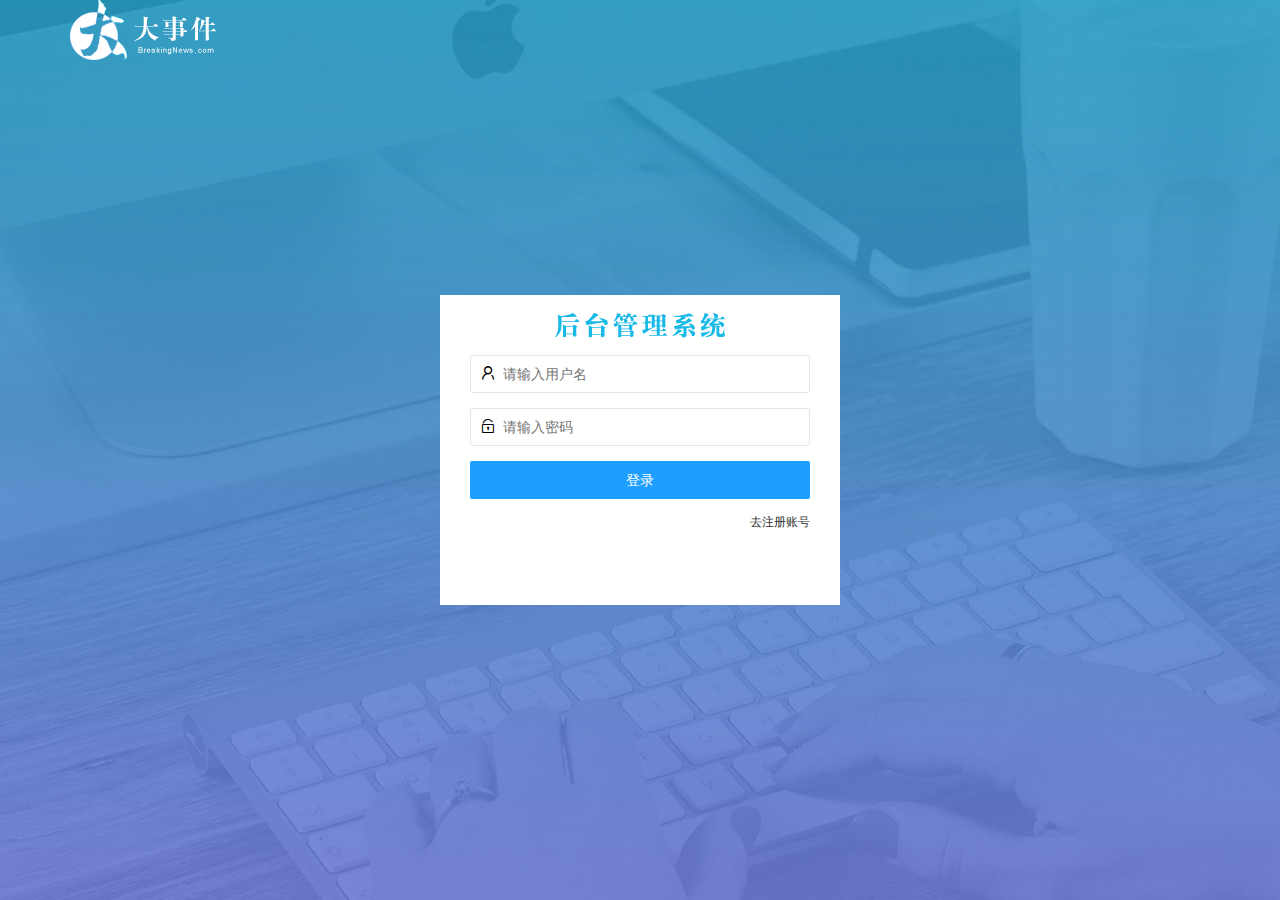
<file: login.html>
<!DOCTYPE html>
<html lang="en">

<head>
    <meta charset="UTF-8" />
    <meta name="viewport" content="width=device-width, initial-scale=1.0" />
    <title>大事件-登录/注册</title>
    <!-- 导入 LayUI 的样式 -->
    <link rel="stylesheet" href="./assets/lib/layui/css/layui.css">
    <!-- 导入自己的样式表 -->
    <link rel="stylesheet" href="./assets/css/login.css">
</head>

<body>
    <!-- 头部的 Logo 区域 -->
    <div class="layui-main">
        <img src="./assets/images/logo.png" alt="" />
    </div>

    <!-- 登录注册区域 -->
    <div class="loginAndRegBox">
        <div class="title-box"></div>
        <!-- 登录注册区域 -->
        <div class="loginAndRegBox">
            <div class="title-box"></div>
            <!-- 登录的div -->
            <div class="login-box">
                <!-- 登录的表单 -->
                <form class="layui-form" action="" id="form_login">
                    <!-- 用户名 -->
                    <div class="layui-form-item">
                        <i class="layui-icon layui-icon-username"></i>
                        <input type="text" name="username" required lay-verify="required" placeholder="请输入用户名"
                            autocomplete="off" class="layui-input" />
                    </div>
                    <!-- 密码 -->
                    <div class="layui-form-item">
                        <i class="layui-icon layui-icon-password"></i>
                        <input type="password" name="password" required lay-verify="required|pwd" placeholder="请输入密码"
                            autocomplete="off" class="layui-input" />
                    </div>
                    <!-- 登录按钮 -->
                    <div class="layui-form-item">
                        <!-- 注意：表单提交按钮和普通按钮的区别，就是 lay-submit 属性 -->
                        <button class="layui-btn layui-btn-fluid layui-btn-normal" lay-submit>登录</button>
                    </div>
                    <div class="layui-form-item links">
                        <a href="javascript:;" id="link_reg">去注册账号</a>
                    </div>
                </form>
            </div>
            <!-- 注册的div -->
            <!-- 注册的div -->
            <div class="reg-box">
                <!-- 注册的表单 -->
                <form class="layui-form" action="" id="form_reg">
                    <!-- 用户名 -->
                    <div class="layui-form-item">
                        <i class="layui-icon layui-icon-username"></i>
                        <input type="text" name="username" required lay-verify="required" placeholder="请输入用户名"
                            autocomplete="off" class="layui-input" />
                    </div>
                    <!-- 密码 -->
                    <div class="layui-form-item">
                        <i class="layui-icon layui-icon-password"></i>
                        <input type="password" name="password" required lay-verify="required|pwd" placeholder="请输入密码"
                            autocomplete="off" class="layui-input" />
                    </div>
                    <!-- 密码确认框 -->
                    <div class="layui-form-item">
                        <i class="layui-icon layui-icon-password"></i>
                        <input type="password" name="repassword" required lay-verify="required|pwd|repwd"
                            placeholder="再次确认密码" autocomplete="off" class="layui-input" />
                    </div>
                    <!-- 注册按钮 -->
                    <div class="layui-form-item">
                        <!-- 注意：表单提交按钮和普通按钮的区别，就是 lay-submit 属性 -->
                        <button class="layui-btn layui-btn-fluid layui-btn-normal" lay-submit>注册</button>
                    </div>
                    <div class="layui-form-item links">
                        <a href="√javascript:;" id="link_login">去登录</a>
                    </div>
                </form>
            </div>
        </div>
    </div>

    <script src="./assets/lib/layui/layui.all.js"></script>
    <script src="./assets/lib/jquery.js"></script>
    <script src="./assets/js/ajaxAPI.js"></script>
    <script src="./assets/js/login.js"></script>

</body>

</html>
</file>
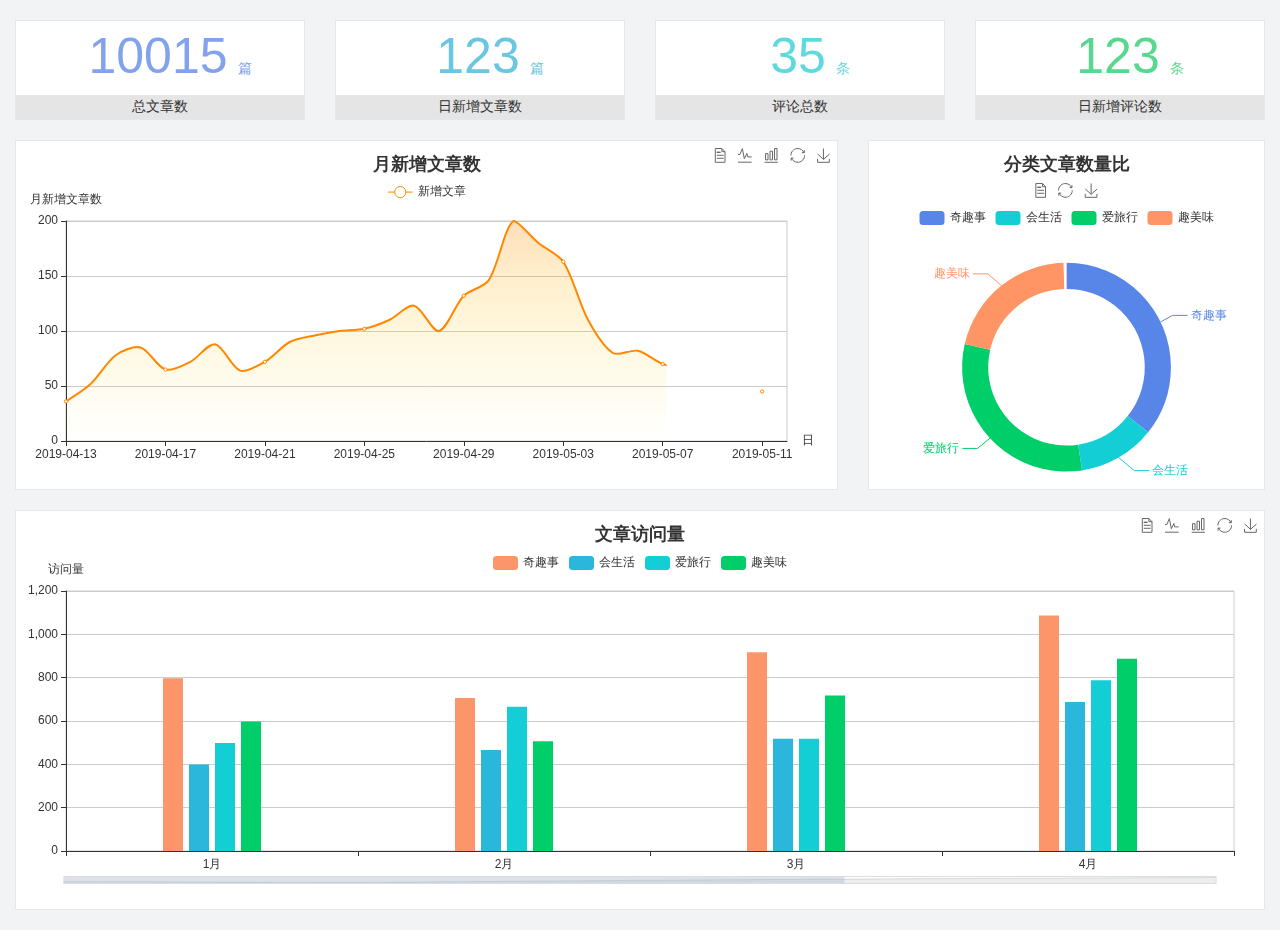
<file: home/dashboard.html>
<!DOCTYPE html>
<html lang="en">

<head>
  <meta charset="UTF-8">
  <meta name="viewport" content="width=device-width, initial-scale=1.0">
  <meta http-equiv="X-UA-Compatible" content="ie=edge">
  <title>图表统计</title>

  <link rel="stylesheet" href="../assets/lib/bootstrap.css">

  <link rel="stylesheet" href="../assets/lib/main.css">

  <script src="../assets/lib/jquery.js"></script>

  <script src="../assets/lib/echarts.min.js"></script>
</head>

<body>
  <div class="container-fluid">
    <div class="row spannel_list">
      <div class="col-sm-3 col-xs-6">
        <div class="spannel">
          <em>10015</em><span>篇</span>
          <b>总文章数</b>
        </div>
      </div>
      <div class="col-sm-3 col-xs-6">
        <div class="spannel scolor01">
          <em>123</em><span>篇</span>
          <b>日新增文章数</b>
        </div>
      </div>
      <div class="col-sm-3 col-xs-6">
        <div class="spannel scolor02">
          <em>35</em><span>条</span>
          <b>评论总数</b>
        </div>
      </div>
      <div class="col-sm-3 col-xs-6">
        <div class="spannel scolor03">
          <em>123</em><span>条</span>
          <b>日新增评论数</b>
        </div>
      </div>
    </div>
  </div>

  <div class="container-fluid">
    <div class="row curve-pie">
      <div class="col-lg-8 col-md-8">
        <div class="gragh_pannel" id="curve_show"></div>
      </div>
      <div class="col-lg-4 col-md-4">
        <div class="gragh_pannel" id="pie_show"></div>
      </div>
    </div>
  </div>

  <div class="container-fluid">
    <div class="column_pannel" id="column_show"></div>
  </div>

  <script>
    var oChart = echarts.init(document.getElementById('curve_show'));
    var aList_all = [
      { 'count': 36, 'date': '2019-04-13' },
      { 'count': 52, 'date': '2019-04-14' },
      { 'count': 78, 'date': '2019-04-15' },
      { 'count': 85, 'date': '2019-04-16' },
      { 'count': 65, 'date': '2019-04-17' },
      { 'count': 72, 'date': '2019-04-18' },
      { 'count': 88, 'date': '2019-04-19' },
      { 'count': 64, 'date': '2019-04-20' },
      { 'count': 72, 'date': '2019-04-21' },
      { 'count': 90, 'date': '2019-04-22' },
      { 'count': 96, 'date': '2019-04-23' },
      { 'count': 100, 'date': '2019-04-24' },
      { 'count': 102, 'date': '2019-04-25' },
      { 'count': 110, 'date': '2019-04-26' },
      { 'count': 123, 'date': '2019-04-27' },
      { 'count': 100, 'date': '2019-04-28' },
      { 'count': 132, 'date': '2019-04-29' },
      { 'count': 146, 'date': '2019-04-30' },
      { 'count': 200, 'date': '2019-05-01' },
      { 'count': 180, 'date': '2019-05-02' },
      { 'count': 163, 'date': '2019-05-03' },
      { 'count': 110, 'date': '2019-05-04' },
      { 'count': 80, 'date': '2019-05-05' },
      { 'count': 82, 'date': '2019-05-06' },
      { 'count': 70, 'date': '2019-05-07' },
      { 'count': 65, 'date': '2019-05-08' },
      { 'count': 54, 'date': '2019-05-09' },
      { 'count': 40, 'date': '2019-05-10' },
      { 'count': 45, 'date': '2019-05-11' },
      { 'count': 38, 'date': '2019-05-12' },
    ];

    let aCount = [];
    let aDate = [];

    for (var i = 0; i < aList_all.length; i++) {
      aCount.push(aList_all[i].count);
      aDate.push(aList_all[i].date);
    }

    var chartopt = {
      title: {
        text: '月新增文章数',
        left: 'center',
        top: '10'
      },
      tooltip: {
        trigger: 'axis'
      },
      legend: {
        data: ['新增文章'],
        top: '40'
      },
      toolbox: {
        show: true,
        feature: {
          mark: { show: true },
          dataView: { show: true, readOnly: false },
          magicType: { show: true, type: ['line', 'bar'] },
          restore: { show: true },
          saveAsImage: { show: true }
        }
      },
      calculable: true,
      xAxis: [
        {
          name: '日',
          type: 'category',
          boundaryGap: false,
          data: aDate
        }
      ],
      yAxis: [
        {
          name: '月新增文章数',
          type: 'value'
        }
      ],
      series: [
        {
          name: '新增文章',
          type: 'line',
          smooth: true,
          itemStyle: { normal: { areaStyle: { type: 'default' }, color: '#f80' }, lineStyle: { color: '#f80' } },
          data: aCount
        }],
      areaStyle: {
        normal: {
          color: new echarts.graphic.LinearGradient(0, 0, 0, 1, [{
            offset: 0,
            color: 'rgba(255,136,0,0.39)'
          }, {
            offset: .34,
            color: 'rgba(255,180,0,0.25)'
          }, {
            offset: 1,
            color: 'rgba(255,222,0,0.00)'
          }])

        }
      },
      grid: {
        show: true,
        x: 50,
        x2: 50,
        y: 80,
        height: 220
      }
    };

    oChart.setOption(chartopt);


    var oPie = echarts.init(document.getElementById('pie_show'));
    var oPieopt =
    {
      title: {
        top: 10,
        text: '分类文章数量比',
        x: 'center'
      },
      tooltip: {
        trigger: 'item',
        formatter: "{a} <br/>{b} : {c} ({d}%)"
      },
      color: ['#5885e8', '#13cfd5', '#00ce68', '#ff9565'],
      legend: {
        x: 'center',
        top: 65,
        data: ['奇趣事', '会生活', '爱旅行', '趣美味']
      },
      toolbox: {
        show: true,
        x: 'center',
        top: 35,
        feature: {
          mark: { show: true },
          dataView: { show: true, readOnly: false },
          magicType: {
            show: true,
            type: ['pie', 'funnel'],
            option: {
              funnel: {
                x: '25%',
                width: '50%',
                funnelAlign: 'left',
                max: 1548
              }
            }
          },
          restore: { show: true },
          saveAsImage: { show: true }
        }
      },
      calculable: true,
      series: [
        {
          name: '访问来源',
          type: 'pie',
          radius: ['45%', '60%'],
          center: ['50%', '65%'],
          data: [
            { value: 300, name: '奇趣事' },
            { value: 100, name: '会生活' },
            { value: 260, name: '爱旅行' },
            { value: 180, name: '趣美味' }
          ]
        }
      ]
    };
    oPie.setOption(oPieopt);



    var oColumn = this.echarts.init(document.getElementById('column_show'));
    var oColumnopt =
    {
      title: {
        text: '文章访问量',
        left: 'center',
        top: '10'
      },
      tooltip: {
        trigger: 'axis'
      },
      legend: {
        data: ['奇趣事', '会生活', '爱旅行', '趣美味'],
        top: '40'
      },
      toolbox: {
        show: true,
        feature: {
          mark: { show: true },
          dataView: { show: true, readOnly: false },
          magicType: { show: true, type: ['line', 'bar'] },
          restore: { show: true },
          saveAsImage: { show: true }
        }
      },
      calculable: true,
      xAxis: [
        {
          type: 'category',
          data: ['1月', '2月', '3月', '4月', '5月']
        }
      ],
      yAxis: [
        {
          name: '访问量',
          type: 'value'
        }
      ],
      series: [
        {
          name: '奇趣事',
          type: 'bar',
          barWidth: 20,
          itemStyle: {
            normal: { areaStyle: { type: 'default' }, color: '#fd956a' }
          },
          data: [800, 708, 920, 1090, 1200]
        },
        {
          name: '会生活',
          type: 'bar',
          barWidth: 20,
          itemStyle: {
            normal: { areaStyle: { type: 'default' }, color: '#2bb6db' }
          },
          data: [400, 468, 520, 690, 800]
        },
        {
          name: '爱旅行',
          type: 'bar',
          barWidth: 20,
          itemStyle: {
            normal: { areaStyle: { type: 'default' }, color: '#13cfd5' }
          },
          data: [500, 668, 520, 790, 900]
        },
        {
          name: '趣美味',
          type: 'bar',
          barWidth: 20,
          itemStyle: {
            normal: { areaStyle: { type: 'default' }, color: '#00ce68' }
          },
          data: [600, 508, 720, 890, 1000]
        }
      ],
      grid: {
        show: true,
        x: 50,
        x2: 30,
        y: 80,
        height: 260
      },
      dataZoom: [//给x轴设置滚动条
        {
          start: 0,//默认为0
          end: 100 - 1000 / 31,//默认为100
          type: 'slider',
          show: true,
          xAxisIndex: [0],
          handleSize: 0,//滑动条的 左右2个滑动条的大小
          height: 8,//组件高度
          left: 45, //左边的距离
          right: 50,//右边的距离
          bottom: 26,//右边的距离
          handleColor: '#ddd',//h滑动图标的颜色
          handleStyle: {
            borderColor: "#cacaca",
            borderWidth: "1",
            shadowBlur: 2,
            background: "#ddd",
            shadowColor: "#ddd",
          }
        }]
    };
    oColumn.setOption(oColumnopt);
  </script>
</body>

</html>
</file>
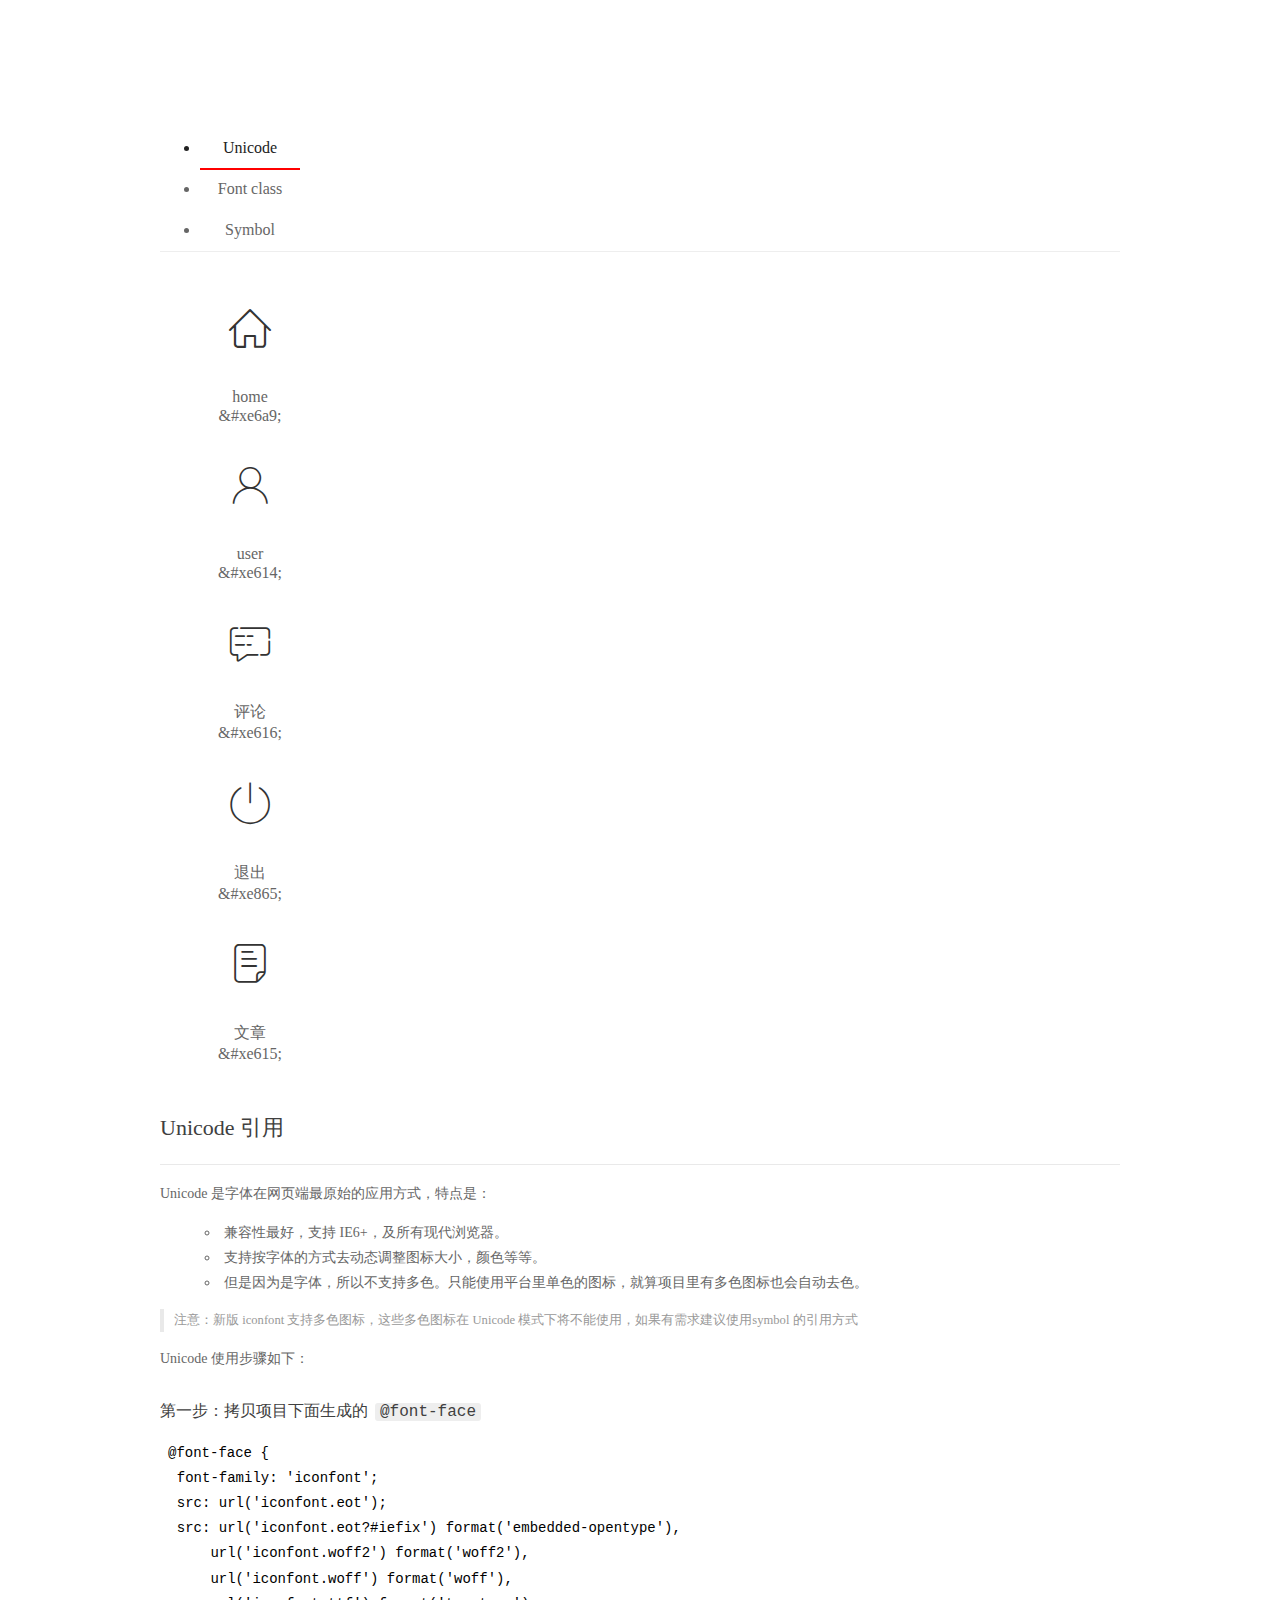
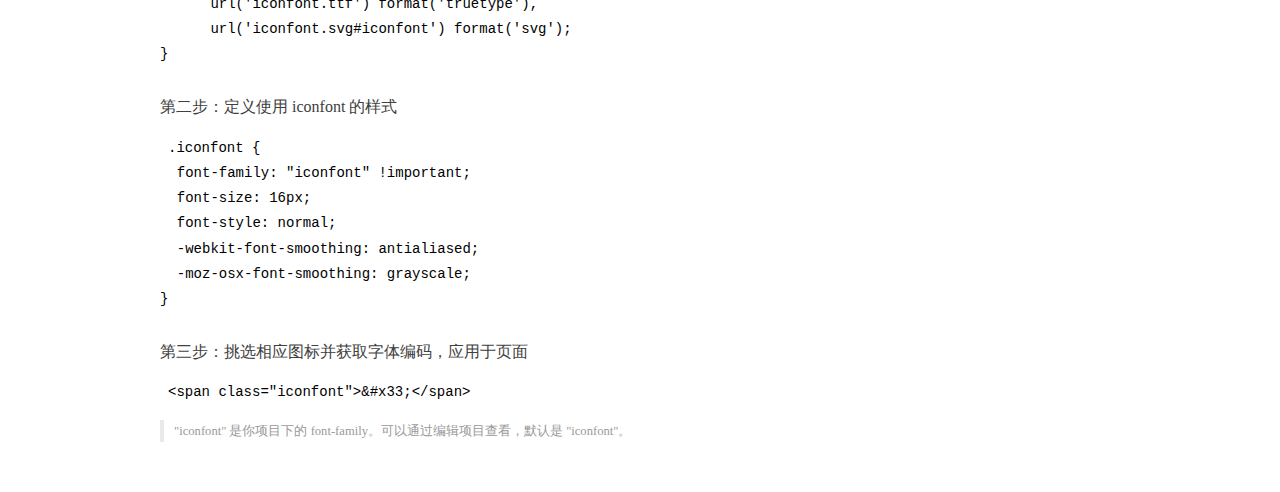
<file: assets/fonts/demo_index.html>
<!DOCTYPE html>
<html>
<head>
  <meta charset="utf-8"/>
  <title>IconFont Demo</title>
  <link rel="shortcut icon" href="https://gtms04.alicdn.com/tps/i4/TB1_oz6GVXXXXaFXpXXJDFnIXXX-64-64.ico" type="image/x-icon"/>
  <link rel="stylesheet" href="https://g.alicdn.com/thx/cube/1.3.2/cube.min.css">
  <link rel="stylesheet" href="demo.css">
  <link rel="stylesheet" href="iconfont.css">
  <script src="iconfont.js"></script>
  <!-- jQuery -->
  <script src="https://a1.alicdn.com/oss/uploads/2018/12/26/7bfddb60-08e8-11e9-9b04-53e73bb6408b.js"></script>
  <!-- 代码高亮 -->
  <script src="https://a1.alicdn.com/oss/uploads/2018/12/26/a3f714d0-08e6-11e9-8a15-ebf944d7534c.js"></script>
</head>
<body>
  <div class="main">
    <h1 class="logo"><a href="https://www.iconfont.cn/" title="iconfont 首页" target="_blank">&#xe86b;</a></h1>
    <div class="nav-tabs">
      <ul id="tabs" class="dib-box">
        <li class="dib active"><span>Unicode</span></li>
        <li class="dib"><span>Font class</span></li>
        <li class="dib"><span>Symbol</span></li>
      </ul>
      
    </div>
    <div class="tab-container">
      <div class="content unicode" style="display: block;">
          <ul class="icon_lists dib-box">
          
            <li class="dib">
              <span class="icon iconfont">&#xe6a9;</span>
                <div class="name">home</div>
                <div class="code-name">&amp;#xe6a9;</div>
              </li>
          
            <li class="dib">
              <span class="icon iconfont">&#xe614;</span>
                <div class="name">user</div>
                <div class="code-name">&amp;#xe614;</div>
              </li>
          
            <li class="dib">
              <span class="icon iconfont">&#xe616;</span>
                <div class="name">评论</div>
                <div class="code-name">&amp;#xe616;</div>
              </li>
          
            <li class="dib">
              <span class="icon iconfont">&#xe865;</span>
                <div class="name">退出</div>
                <div class="code-name">&amp;#xe865;</div>
              </li>
          
            <li class="dib">
              <span class="icon iconfont">&#xe615;</span>
                <div class="name">文章</div>
                <div class="code-name">&amp;#xe615;</div>
              </li>
          
          </ul>
          <div class="article markdown">
          <h2 id="unicode-">Unicode 引用</h2>
          <hr>

          <p>Unicode 是字体在网页端最原始的应用方式，特点是：</p>
          <ul>
            <li>兼容性最好，支持 IE6+，及所有现代浏览器。</li>
            <li>支持按字体的方式去动态调整图标大小，颜色等等。</li>
            <li>但是因为是字体，所以不支持多色。只能使用平台里单色的图标，就算项目里有多色图标也会自动去色。</li>
          </ul>
          <blockquote>
            <p>注意：新版 iconfont 支持多色图标，这些多色图标在 Unicode 模式下将不能使用，如果有需求建议使用symbol 的引用方式</p>
          </blockquote>
          <p>Unicode 使用步骤如下：</p>
          <h3 id="-font-face">第一步：拷贝项目下面生成的 <code>@font-face</code></h3>
<pre><code class="language-css"
>@font-face {
  font-family: 'iconfont';
  src: url('iconfont.eot');
  src: url('iconfont.eot?#iefix') format('embedded-opentype'),
      url('iconfont.woff2') format('woff2'),
      url('iconfont.woff') format('woff'),
      url('iconfont.ttf') format('truetype'),
      url('iconfont.svg#iconfont') format('svg');
}
</code></pre>
          <h3 id="-iconfont-">第二步：定义使用 iconfont 的样式</h3>
<pre><code class="language-css"
>.iconfont {
  font-family: "iconfont" !important;
  font-size: 16px;
  font-style: normal;
  -webkit-font-smoothing: antialiased;
  -moz-osx-font-smoothing: grayscale;
}
</code></pre>
          <h3 id="-">第三步：挑选相应图标并获取字体编码，应用于页面</h3>
<pre>
<code class="language-html"
>&lt;span class="iconfont"&gt;&amp;#x33;&lt;/span&gt;
</code></pre>
          <blockquote>
            <p>"iconfont" 是你项目下的 font-family。可以通过编辑项目查看，默认是 "iconfont"。</p>
          </blockquote>
          </div>
      </div>
      <div class="content font-class">
        <ul class="icon_lists dib-box">
          
          <li class="dib">
            <span class="icon iconfont icon-home"></span>
            <div class="name">
              home
            </div>
            <div class="code-name">.icon-home
            </div>
          </li>
          
          <li class="dib">
            <span class="icon iconfont icon-user"></span>
            <div class="name">
              user
            </div>
            <div class="code-name">.icon-user
            </div>
          </li>
          
          <li class="dib">
            <span class="icon iconfont icon-pinglun"></span>
            <div class="name">
              评论
            </div>
            <div class="code-name">.icon-pinglun
            </div>
          </li>
          
          <li class="dib">
            <span class="icon iconfont icon-tuichu"></span>
            <div class="name">
              退出
            </div>
            <div class="code-name">.icon-tuichu
            </div>
          </li>
          
          <li class="dib">
            <span class="icon iconfont icon-16"></span>
            <div class="name">
              文章
            </div>
            <div class="code-name">.icon-16
            </div>
          </li>
          
        </ul>
        <div class="article markdown">
        <h2 id="font-class-">font-class 引用</h2>
        <hr>

        <p>font-class 是 Unicode 使用方式的一种变种，主要是解决 Unicode 书写不直观，语意不明确的问题。</p>
        <p>与 Unicode 使用方式相比，具有如下特点：</p>
        <ul>
          <li>兼容性良好，支持 IE8+，及所有现代浏览器。</li>
          <li>相比于 Unicode 语意明确，书写更直观。可以很容易分辨这个 icon 是什么。</li>
          <li>因为使用 class 来定义图标，所以当要替换图标时，只需要修改 class 里面的 Unicode 引用。</li>
          <li>不过因为本质上还是使用的字体，所以多色图标还是不支持的。</li>
        </ul>
        <p>使用步骤如下：</p>
        <h3 id="-fontclass-">第一步：引入项目下面生成的 fontclass 代码：</h3>
<pre><code class="language-html">&lt;link rel="stylesheet" href="./iconfont.css"&gt;
</code></pre>
        <h3 id="-">第二步：挑选相应图标并获取类名，应用于页面：</h3>
<pre><code class="language-html">&lt;span class="iconfont icon-xxx"&gt;&lt;/span&gt;
</code></pre>
        <blockquote>
          <p>"
            iconfont" 是你项目下的 font-family。可以通过编辑项目查看，默认是 "iconfont"。</p>
        </blockquote>
      </div>
      </div>
      <div class="content symbol">
          <ul class="icon_lists dib-box">
          
            <li class="dib">
                <svg class="icon svg-icon" aria-hidden="true">
                  <use xlink:href="#icon-home"></use>
                </svg>
                <div class="name">home</div>
                <div class="code-name">#icon-home</div>
            </li>
          
            <li class="dib">
                <svg class="icon svg-icon" aria-hidden="true">
                  <use xlink:href="#icon-user"></use>
                </svg>
                <div class="name">user</div>
                <div class="code-name">#icon-user</div>
            </li>
          
            <li class="dib">
                <svg class="icon svg-icon" aria-hidden="true">
                  <use xlink:href="#icon-pinglun"></use>
                </svg>
                <div class="name">评论</div>
                <div class="code-name">#icon-pinglun</div>
            </li>
          
            <li class="dib">
                <svg class="icon svg-icon" aria-hidden="true">
                  <use xlink:href="#icon-tuichu"></use>
                </svg>
                <div class="name">退出</div>
                <div class="code-name">#icon-tuichu</div>
            </li>
          
            <li class="dib">
                <svg class="icon svg-icon" aria-hidden="true">
                  <use xlink:href="#icon-16"></use>
                </svg>
                <div class="name">文章</div>
                <div class="code-name">#icon-16</div>
            </li>
          
          </ul>
          <div class="article markdown">
          <h2 id="symbol-">Symbol 引用</h2>
          <hr>

          <p>这是一种全新的使用方式，应该说这才是未来的主流，也是平台目前推荐的用法。相关介绍可以参考这篇<a href="">文章</a>
            这种用法其实是做了一个 SVG 的集合，与另外两种相比具有如下特点：</p>
          <ul>
            <li>支持多色图标了，不再受单色限制。</li>
            <li>通过一些技巧，支持像字体那样，通过 <code>font-size</code>, <code>color</code> 来调整样式。</li>
            <li>兼容性较差，支持 IE9+，及现代浏览器。</li>
            <li>浏览器渲染 SVG 的性能一般，还不如 png。</li>
          </ul>
          <p>使用步骤如下：</p>
          <h3 id="-symbol-">第一步：引入项目下面生成的 symbol 代码：</h3>
<pre><code class="language-html">&lt;script src="./iconfont.js"&gt;&lt;/script&gt;
</code></pre>
          <h3 id="-css-">第二步：加入通用 CSS 代码（引入一次就行）：</h3>
<pre><code class="language-html">&lt;style&gt;
.icon {
  width: 1em;
  height: 1em;
  vertical-align: -0.15em;
  fill: currentColor;
  overflow: hidden;
}
&lt;/style&gt;
</code></pre>
          <h3 id="-">第三步：挑选相应图标并获取类名，应用于页面：</h3>
<pre><code class="language-html">&lt;svg class="icon" aria-hidden="true"&gt;
  &lt;use xlink:href="#icon-xxx"&gt;&lt;/use&gt;
&lt;/svg&gt;
</code></pre>
          </div>
      </div>

    </div>
  </div>
  <script>
  $(document).ready(function () {
      $('.tab-container .content:first').show()

      $('#tabs li').click(function (e) {
        var tabContent = $('.tab-container .content')
        var index = $(this).index()

        if ($(this).hasClass('active')) {
          return
        } else {
          $('#tabs li').removeClass('active')
          $(this).addClass('active')

          tabContent.hide().eq(index).fadeIn()
        }
      })
    })
  </script>
</body>
</html>
</file>
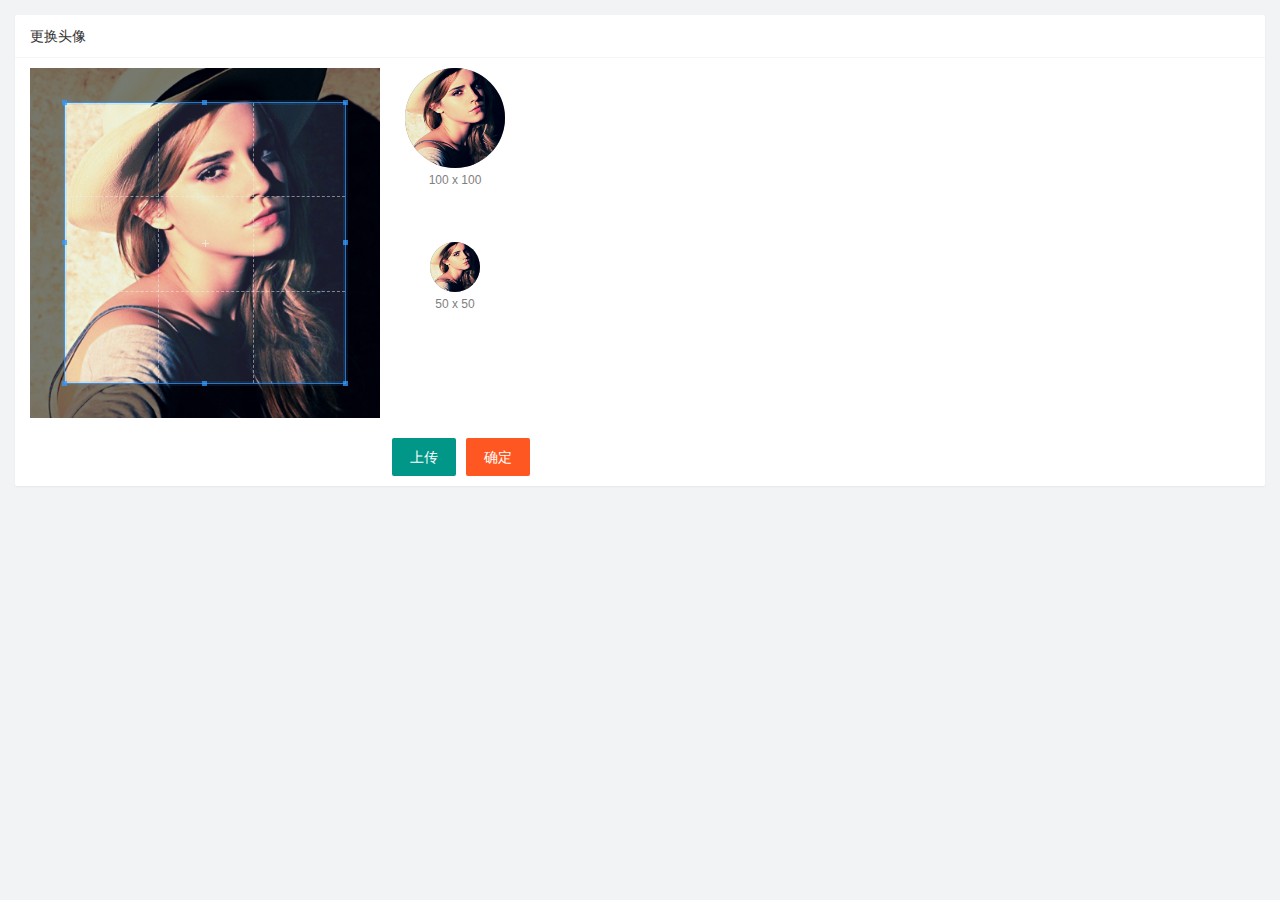
<file: assets/user/user_avatar.html>
<!DOCTYPE html>
<html lang="en">

<head>
    <meta charset="UTF-8" />
    <meta name="viewport" content="width=device-width, initial-scale=1.0" />
    <title>Document</title>
    <link rel="stylesheet" href="../lib/layui/css/layui.css">
    <link rel="stylesheet" href="../css/user_avatar.css">
    <link rel="stylesheet" href="../lib/cropper/cropper.css">
</head>

<body>
    <!-- 卡片区域 -->
    <div class="layui-card">
        <div class="layui-card-header">更换头像</div>
        <div class="layui-card-body">
            <!-- 第一行的图片裁剪和预览区域 -->
            <div class="row1">
                <!-- 图片裁剪区域 -->
                <div class="cropper-box">
                    <!-- 这个 img 标签很重要，将来会把它初始化为裁剪区域 -->
                    <img id="image" src="../images/sample.jpg" />
                </div>
                <!-- 图片的预览区域 -->
                <div class="preview-box">
                    <div>
                        <!-- 宽高为 100px 的预览区域 -->
                        <div class="img-preview w100"></div>
                        <p class="size">100 x 100</p>
                    </div>
                    <div>
                        <!-- 宽高为 50px 的预览区域 -->
                        <div class="img-preview w50"></div>
                        <p class="size">50 x 50</p>
                    </div>
                </div>
            </div 第二行的按钮区域>
            <div class="row2">
                <input type="file" id="file" accept="images/*" style="display: none;" />
                <button type="button" class="layui-btn" id="btnChooseImage">上传</button>
                <button type="button" class="layui-btn layui-btn-danger" id="btnUpload">确定</button>
            </div>
        </div>
    </div>

    <script src="../lib/jquery.js"></script>
    <script src="../lib/cropper/Cropper.js"></script>
    <script src="../lib/cropper/jquery-cropper.js"></script>
    <script src="../js/user_avatar.js"></script>
    <script src="../lib/layui/layui.all.js"></script>
</body>

</html>
</file>
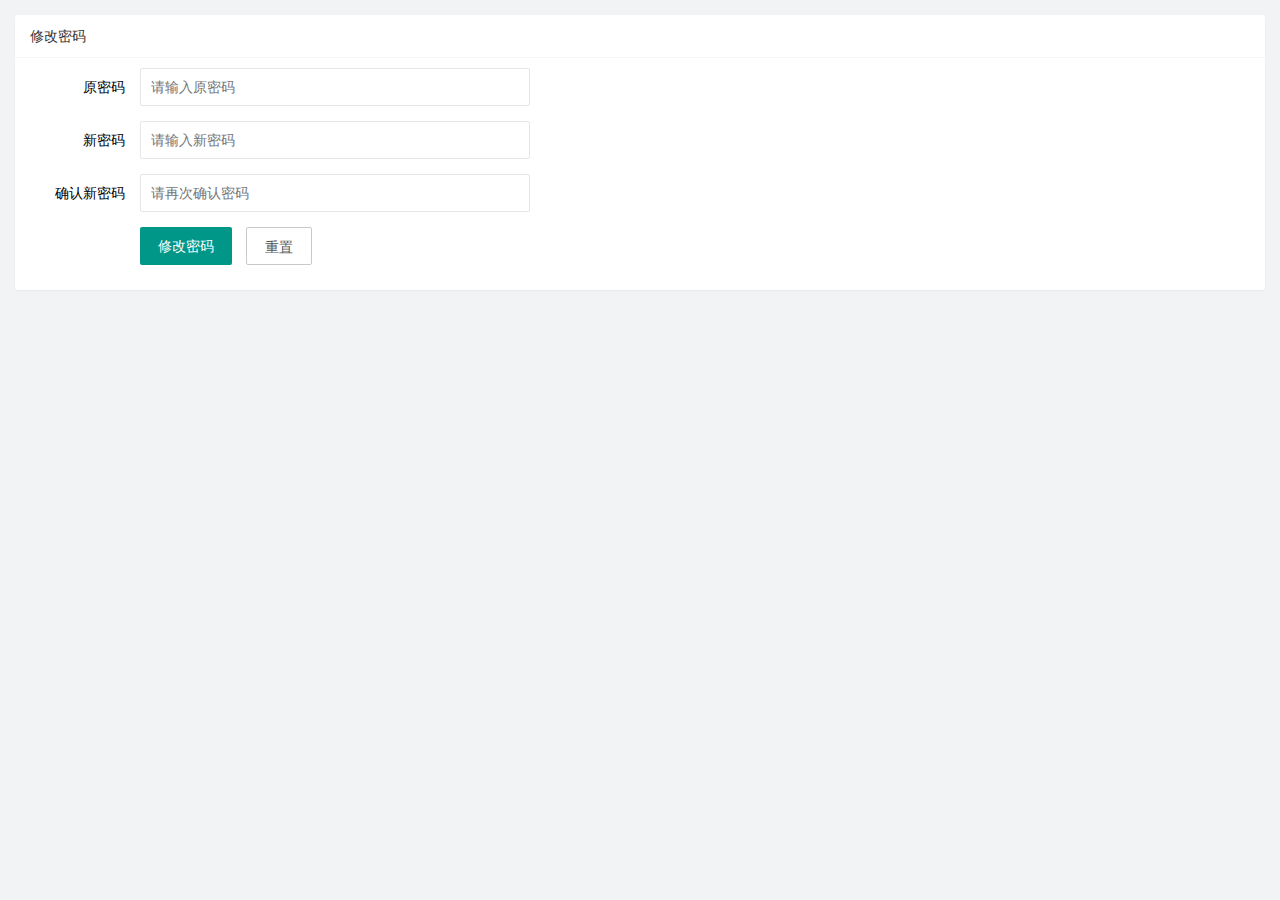
<file: assets/user/user_pwd.html>
<!DOCTYPE html>
<html lang="en">

<head>
    <meta charset="UTF-8" />
    <meta name="viewport" content="width=device-width, initial-scale=1.0" />
    <title>Document</title>

    <link rel="stylesheet" href="../lib/layui/css/layui.css">

    <link rel="stylesheet" href="../css/user_pwd.css">
</head>

<body>
    <!-- 卡片区域 -->
    <div class="layui-card">
        <div class="layui-card-header">修改密码</div>
        <div class="layui-card-body">
            <form class="layui-form">
                <div class="layui-form-item">
                    <label class="layui-form-label">原密码</label>
                    <div class="layui-input-block">
                        <input type="password" name="oldPwd" required lay-verify="required|pwd" placeholder="请输入原密码"
                            autocomplete="off" class="layui-input" />
                    </div>
                </div>
                <div class="layui-form-item">
                    <label class="layui-form-label">新密码</label>
                    <div class="layui-input-block">
                        <input type="password" name="newPwd" required lay-verify="required|pwd|samePwd"
                            placeholder="请输入新密码" autocomplete="off" class="layui-input" />
                    </div>
                </div>
                <div class="layui-form-item">
                    <label class="layui-form-label">确认新密码</label>
                    <div class="layui-input-block">
                        <input type="password" name="rePwd" required lay-verify="required|pwd|rePwd"
                            placeholder="请再次确认密码" autocomplete="off" class="layui-input" />
                    </div>
                </div>
                <div class="layui-form-item">
                    <div class="layui-input-block">
                        <button class="layui-btn" lay-submit lay-filter="formDemo">修改密码</button>
                        <button type="reset" class="layui-btn layui-btn-primary">重置</button>
                    </div>
                </div>
            </form>
        </div>
    </div>
    <script src="../lib/layui/layui.all.js"></script>
    <script src="../lib/jquery.js"></script>
    <script src="../js/ajaxAPI.js"></script>
    <script src="../js/user_pwd.js"></script>
</body>

</html>
</file>
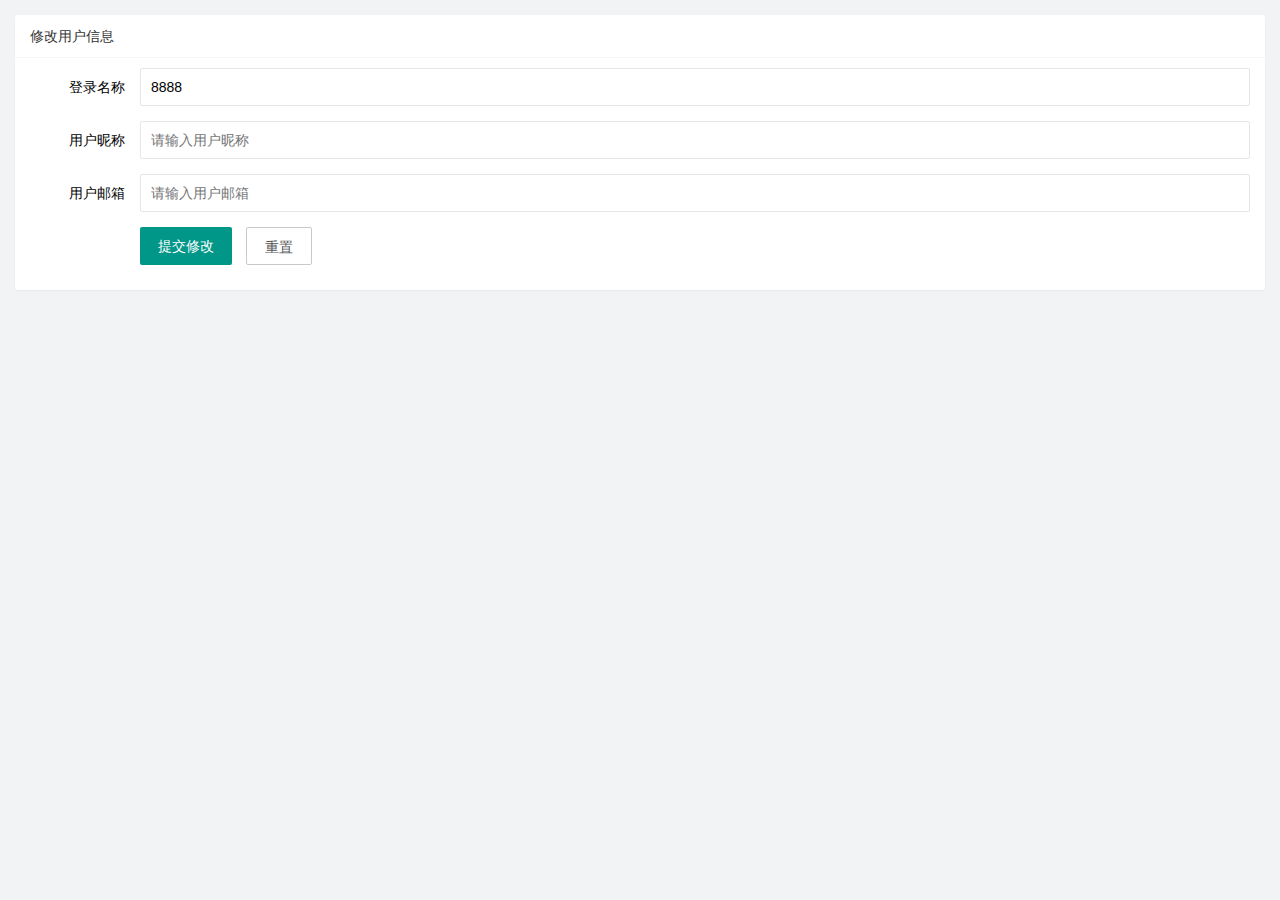
<file: assets/user/userinfo.html>
<!DOCTYPE html>
<html lang="en">

<head>
    <meta charset="UTF-8" />
    <meta name="viewport" content="width=device-width, initial-scale=1.0" />
    <title>Document</title>
    <!-- 导入 layui 的样式 -->

    <link rel="stylesheet" href="../lib/layui/css/layui.css">
    <!-- 导入自己的样式 -->
    <link rel="stylesheet" href="../css/user_info.css">
</head>

<body>
    <!-- 卡片区域 -->
    <div class="layui-card">
        <div class="layui-card-header">修改用户信息</div>
        <div class="layui-card-body">
            <!-- form 表单区域 -->
            <form class="layui-form" action="" lay-filter="formUserInfo">
                <div class="layui-form-item">
                    <label class="layui-form-label">登录名称</label>
                    <div class="layui-input-block">
                        <input value="8888" type="text" name="username" required lay-verify="required"
                            placeholder="请输入登录名称" autocomplete="off" class="layui-input" readonly />
                    </div>
                </div>
                <div class="layui-form-item">
                    <label class="layui-form-label">用户昵称</label>
                    <div class="layui-input-block">
                        <input type="text" name="nickname" required lay-verify="required|nickname" placeholder="请输入用户昵称"
                            autocomplete="off" class="layui-input" />
                    </div>
                </div>
                <div class="layui-form-item">
                    <label class="layui-form-label">用户邮箱</label>
                    <div class="layui-input-block">
                        <input type="text" name="email" required lay-verify="required|email" placeholder="请输入用户邮箱"
                            autocomplete="off" class="layui-input" />
                    </div>
                </div>
                <div class="layui-form-item">
                    <div class="layui-input-block">
                        <button class="layui-btn" lay-submit lay-filter="formDemo">提交修改</button>
                        <button type="reset" class="layui-btn layui-btn-primary">重置</button>
                    </div>
                </div>
            </form>
        </div>
    </div>

    <script src="../lib/layui/layui.all.js"></script>

    <script src="../lib/jquery.js"></script>
    <script src="../js/ajaxAPI.js"></script>
    <script src="../js/user_info.js"></script>
</body>

</html>
</file>
<file: assets/lib/layui/css/layui.css>
/** layui-v2.5.5 MIT License By https://www.layui.com */
 .layui-inline,img{display:inline-block;vertical-align:middle}h1,h2,h3,h4,h5,h6{font-weight:400}.layui-edge,.layui-header,.layui-inline,.layui-main{position:relative}.layui-body,.layui-edge,.layui-elip{overflow:hidden}.layui-btn,.layui-edge,.layui-inline,img{vertical-align:middle}.layui-btn,.layui-disabled,.layui-icon,.layui-unselect{-moz-user-select:none;-webkit-user-select:none;-ms-user-select:none}.layui-elip,.layui-form-checkbox span,.layui-form-pane .layui-form-label{text-overflow:ellipsis;white-space:nowrap}.layui-breadcrumb,.layui-tree-btnGroup{visibility:hidden}blockquote,body,button,dd,div,dl,dt,form,h1,h2,h3,h4,h5,h6,input,li,ol,p,pre,td,textarea,th,ul{margin:0;padding:0;-webkit-tap-highlight-color:rgba(0,0,0,0)}a:active,a:hover{outline:0}img{border:none}li{list-style:none}table{border-collapse:collapse;border-spacing:0}h4,h5,h6{font-size:100%}button,input,optgroup,option,select,textarea{font-family:inherit;font-size:inherit;font-style:inherit;font-weight:inherit;outline:0}pre{white-space:pre-wrap;white-space:-moz-pre-wrap;white-space:-pre-wrap;white-space:-o-pre-wrap;word-wrap:break-word}body{line-height:24px;font:14px Helvetica Neue,Helvetica,PingFang SC,Tahoma,Arial,sans-serif}hr{height:1px;margin:10px 0;border:0;clear:both}a{color:#333;text-decoration:none}a:hover{color:#777}a cite{font-style:normal;*cursor:pointer}.layui-border-box,.layui-border-box *{box-sizing:border-box}.layui-box,.layui-box *{box-sizing:content-box}.layui-clear{clear:both;*zoom:1}.layui-clear:after{content:'\20';clear:both;*zoom:1;display:block;height:0}.layui-inline{*display:inline;*zoom:1}.layui-edge{display:inline-block;width:0;height:0;border-width:6px;border-style:dashed;border-color:transparent}.layui-edge-top{top:-4px;border-bottom-color:#999;border-bottom-style:solid}.layui-edge-right{border-left-color:#999;border-left-style:solid}.layui-edge-bottom{top:2px;border-top-color:#999;border-top-style:solid}.layui-edge-left{border-right-color:#999;border-right-style:solid}.layui-disabled,.layui-disabled:hover{color:#d2d2d2!important;cursor:not-allowed!important}.layui-circle{border-radius:100%}.layui-show{display:block!important}.layui-hide{display:none!important}@font-face{font-family:layui-icon;src:url(../font/iconfont.eot?v=250);src:url(../font/iconfont.eot?v=250#iefix) format('embedded-opentype'),url(../font/iconfont.woff2?v=250) format('woff2'),url(../font/iconfont.woff?v=250) format('woff'),url(../font/iconfont.ttf?v=250) format('truetype'),url(../font/iconfont.svg?v=250#layui-icon) format('svg')}.layui-icon{font-family:layui-icon!important;font-size:16px;font-style:normal;-webkit-font-smoothing:antialiased;-moz-osx-font-smoothing:grayscale}.layui-icon-reply-fill:before{content:"\e611"}.layui-icon-set-fill:before{content:"\e614"}.layui-icon-menu-fill:before{content:"\e60f"}.layui-icon-search:before{content:"\e615"}.layui-icon-share:before{content:"\e641"}.layui-icon-set-sm:before{content:"\e620"}.layui-icon-engine:before{content:"\e628"}.layui-icon-close:before{content:"\1006"}.layui-icon-close-fill:before{content:"\1007"}.layui-icon-chart-screen:before{content:"\e629"}.layui-icon-star:before{content:"\e600"}.layui-icon-circle-dot:before{content:"\e617"}.layui-icon-chat:before{content:"\e606"}.layui-icon-release:before{content:"\e609"}.layui-icon-list:before{content:"\e60a"}.layui-icon-chart:before{content:"\e62c"}.layui-icon-ok-circle:before{content:"\1005"}.layui-icon-layim-theme:before{content:"\e61b"}.layui-icon-table:before{content:"\e62d"}.layui-icon-right:before{content:"\e602"}.layui-icon-left:before{content:"\e603"}.layui-icon-cart-simple:before{content:"\e698"}.layui-icon-face-cry:before{content:"\e69c"}.layui-icon-face-smile:before{content:"\e6af"}.layui-icon-survey:before{content:"\e6b2"}.layui-icon-tree:before{content:"\e62e"}.layui-icon-upload-circle:before{content:"\e62f"}.layui-icon-add-circle:before{content:"\e61f"}.layui-icon-download-circle:before{content:"\e601"}.layui-icon-templeate-1:before{content:"\e630"}.layui-icon-util:before{content:"\e631"}.layui-icon-face-surprised:before{content:"\e664"}.layui-icon-edit:before{content:"\e642"}.layui-icon-speaker:before{content:"\e645"}.layui-icon-down:before{content:"\e61a"}.layui-icon-file:before{content:"\e621"}.layui-icon-layouts:before{content:"\e632"}.layui-icon-rate-half:before{content:"\e6c9"}.layui-icon-add-circle-fine:before{content:"\e608"}.layui-icon-prev-circle:before{content:"\e633"}.layui-icon-read:before{content:"\e705"}.layui-icon-404:before{content:"\e61c"}.layui-icon-carousel:before{content:"\e634"}.layui-icon-help:before{content:"\e607"}.layui-icon-code-circle:before{content:"\e635"}.layui-icon-water:before{content:"\e636"}.layui-icon-username:before{content:"\e66f"}.layui-icon-find-fill:before{content:"\e670"}.layui-icon-about:before{content:"\e60b"}.layui-icon-location:before{content:"\e715"}.layui-icon-up:before{content:"\e619"}.layui-icon-pause:before{content:"\e651"}.layui-icon-date:before{content:"\e637"}.layui-icon-layim-uploadfile:before{content:"\e61d"}.layui-icon-delete:before{content:"\e640"}.layui-icon-play:before{content:"\e652"}.layui-icon-top:before{content:"\e604"}.layui-icon-friends:before{content:"\e612"}.layui-icon-refresh-3:before{content:"\e9aa"}.layui-icon-ok:before{content:"\e605"}.layui-icon-layer:before{content:"\e638"}.layui-icon-face-smile-fine:before{content:"\e60c"}.layui-icon-dollar:before{content:"\e659"}.layui-icon-group:before{content:"\e613"}.layui-icon-layim-download:before{content:"\e61e"}.layui-icon-picture-fine:before{content:"\e60d"}.layui-icon-link:before{content:"\e64c"}.layui-icon-diamond:before{content:"\e735"}.layui-icon-log:before{content:"\e60e"}.layui-icon-rate-solid:before{content:"\e67a"}.layui-icon-fonts-del:before{content:"\e64f"}.layui-icon-unlink:before{content:"\e64d"}.layui-icon-fonts-clear:before{content:"\e639"}.layui-icon-triangle-r:before{content:"\e623"}.layui-icon-circle:before{content:"\e63f"}.layui-icon-radio:before{content:"\e643"}.layui-icon-align-center:before{content:"\e647"}.layui-icon-align-right:before{content:"\e648"}.layui-icon-align-left:before{content:"\e649"}.layui-icon-loading-1:before{content:"\e63e"}.layui-icon-return:before{content:"\e65c"}.layui-icon-fonts-strong:before{content:"\e62b"}.layui-icon-upload:before{content:"\e67c"}.layui-icon-dialogue:before{content:"\e63a"}.layui-icon-video:before{content:"\e6ed"}.layui-icon-headset:before{content:"\e6fc"}.layui-icon-cellphone-fine:before{content:"\e63b"}.layui-icon-add-1:before{content:"\e654"}.layui-icon-face-smile-b:before{content:"\e650"}.layui-icon-fonts-html:before{content:"\e64b"}.layui-icon-form:before{content:"\e63c"}.layui-icon-cart:before{content:"\e657"}.layui-icon-camera-fill:before{content:"\e65d"}.layui-icon-tabs:before{content:"\e62a"}.layui-icon-fonts-code:before{content:"\e64e"}.layui-icon-fire:before{content:"\e756"}.layui-icon-set:before{content:"\e716"}.layui-icon-fonts-u:before{content:"\e646"}.layui-icon-triangle-d:before{content:"\e625"}.layui-icon-tips:before{content:"\e702"}.layui-icon-picture:before{content:"\e64a"}.layui-icon-more-vertical:before{content:"\e671"}.layui-icon-flag:before{content:"\e66c"}.layui-icon-loading:before{content:"\e63d"}.layui-icon-fonts-i:before{content:"\e644"}.layui-icon-refresh-1:before{content:"\e666"}.layui-icon-rmb:before{content:"\e65e"}.layui-icon-home:before{content:"\e68e"}.layui-icon-user:before{content:"\e770"}.layui-icon-notice:before{content:"\e667"}.layui-icon-login-weibo:before{content:"\e675"}.layui-icon-voice:before{content:"\e688"}.layui-icon-upload-drag:before{content:"\e681"}.layui-icon-login-qq:before{content:"\e676"}.layui-icon-snowflake:before{content:"\e6b1"}.layui-icon-file-b:before{content:"\e655"}.layui-icon-template:before{content:"\e663"}.layui-icon-auz:before{content:"\e672"}.layui-icon-console:before{content:"\e665"}.layui-icon-app:before{content:"\e653"}.layui-icon-prev:before{content:"\e65a"}.layui-icon-website:before{content:"\e7ae"}.layui-icon-next:before{content:"\e65b"}.layui-icon-component:before{content:"\e857"}.layui-icon-more:before{content:"\e65f"}.layui-icon-login-wechat:before{content:"\e677"}.layui-icon-shrink-right:before{content:"\e668"}.layui-icon-spread-left:before{content:"\e66b"}.layui-icon-camera:before{content:"\e660"}.layui-icon-note:before{content:"\e66e"}.layui-icon-refresh:before{content:"\e669"}.layui-icon-female:before{content:"\e661"}.layui-icon-male:before{content:"\e662"}.layui-icon-password:before{content:"\e673"}.layui-icon-senior:before{content:"\e674"}.layui-icon-theme:before{content:"\e66a"}.layui-icon-tread:before{content:"\e6c5"}.layui-icon-praise:before{content:"\e6c6"}.layui-icon-star-fill:before{content:"\e658"}.layui-icon-rate:before{content:"\e67b"}.layui-icon-template-1:before{content:"\e656"}.layui-icon-vercode:before{content:"\e679"}.layui-icon-cellphone:before{content:"\e678"}.layui-icon-screen-full:before{content:"\e622"}.layui-icon-screen-restore:before{content:"\e758"}.layui-icon-cols:before{content:"\e610"}.layui-icon-export:before{content:"\e67d"}.layui-icon-print:before{content:"\e66d"}.layui-icon-slider:before{content:"\e714"}.layui-icon-addition:before{content:"\e624"}.layui-icon-subtraction:before{content:"\e67e"}.layui-icon-service:before{content:"\e626"}.layui-icon-transfer:before{content:"\e691"}.layui-main{width:1140px;margin:0 auto}.layui-header{z-index:1000;height:60px}.layui-header a:hover{transition:all .5s;-webkit-transition:all .5s}.layui-side{position:fixed;left:0;top:0;bottom:0;z-index:999;width:200px;overflow-x:hidden}.layui-side-scroll{position:relative;width:220px;height:100%;overflow-x:hidden}.layui-body{position:absolute;left:200px;right:0;top:0;bottom:0;z-index:998;width:auto;overflow-y:auto;box-sizing:border-box}.layui-layout-body{overflow:hidden}.layui-layout-admin .layui-header{background-color:#23262E}.layui-layout-admin .layui-side{top:60px;width:200px;overflow-x:hidden}.layui-layout-admin .layui-body{position:fixed;top:60px;bottom:44px}.layui-layout-admin .layui-main{width:auto;margin:0 15px}.layui-layout-admin .layui-footer{position:fixed;left:200px;right:0;bottom:0;height:44px;line-height:44px;padding:0 15px;background-color:#eee}.layui-layout-admin .layui-logo{position:absolute;left:0;top:0;width:200px;height:100%;line-height:60px;text-align:center;color:#009688;font-size:16px}.layui-layout-admin .layui-header .layui-nav{background:0 0}.layui-layout-left{position:absolute!important;left:200px;top:0}.layui-layout-right{position:absolute!important;right:0;top:0}.layui-container{position:relative;margin:0 auto;padding:0 15px;box-sizing:border-box}.layui-fluid{position:relative;margin:0 auto;padding:0 15px}.layui-row:after,.layui-row:before{content:'';display:block;clear:both}.layui-col-lg1,.layui-col-lg10,.layui-col-lg11,.layui-col-lg12,.layui-col-lg2,.layui-col-lg3,.layui-col-lg4,.layui-col-lg5,.layui-col-lg6,.layui-col-lg7,.layui-col-lg8,.layui-col-lg9,.layui-col-md1,.layui-col-md10,.layui-col-md11,.layui-col-md12,.layui-col-md2,.layui-col-md3,.layui-col-md4,.layui-col-md5,.layui-col-md6,.layui-col-md7,.layui-col-md8,.layui-col-md9,.layui-col-sm1,.layui-col-sm10,.layui-col-sm11,.layui-col-sm12,.layui-col-sm2,.layui-col-sm3,.layui-col-sm4,.layui-col-sm5,.layui-col-sm6,.layui-col-sm7,.layui-col-sm8,.layui-col-sm9,.layui-col-xs1,.layui-col-xs10,.layui-col-xs11,.layui-col-xs12,.layui-col-xs2,.layui-col-xs3,.layui-col-xs4,.layui-col-xs5,.layui-col-xs6,.layui-col-xs7,.layui-col-xs8,.layui-col-xs9{position:relative;display:block;box-sizing:border-box}.layui-col-xs1,.layui-col-xs10,.layui-col-xs11,.layui-col-xs12,.layui-col-xs2,.layui-col-xs3,.layui-col-xs4,.layui-col-xs5,.layui-col-xs6,.layui-col-xs7,.layui-col-xs8,.layui-col-xs9{float:left}.layui-col-xs1{width:8.33333333%}.layui-col-xs2{width:16.66666667%}.layui-col-xs3{width:25%}.layui-col-xs4{width:33.33333333%}.layui-col-xs5{width:41.66666667%}.layui-col-xs6{width:50%}.layui-col-xs7{width:58.33333333%}.layui-col-xs8{width:66.66666667%}.layui-col-xs9{width:75%}.layui-col-xs10{width:83.33333333%}.layui-col-xs11{width:91.66666667%}.layui-col-xs12{width:100%}.layui-col-xs-offset1{margin-left:8.33333333%}.layui-col-xs-offset2{margin-left:16.66666667%}.layui-col-xs-offset3{margin-left:25%}.layui-col-xs-offset4{margin-left:33.33333333%}.layui-col-xs-offset5{margin-left:41.66666667%}.layui-col-xs-offset6{margin-left:50%}.layui-col-xs-offset7{margin-left:58.33333333%}.layui-col-xs-offset8{margin-left:66.66666667%}.layui-col-xs-offset9{margin-left:75%}.layui-col-xs-offset10{margin-left:83.33333333%}.layui-col-xs-offset11{margin-left:91.66666667%}.layui-col-xs-offset12{margin-left:100%}@media screen and (max-width:768px){.layui-hide-xs{display:none!important}.layui-show-xs-block{display:block!important}.layui-show-xs-inline{display:inline!important}.layui-show-xs-inline-block{display:inline-block!important}}@media screen and (min-width:768px){.layui-container{width:750px}.layui-hide-sm{display:none!important}.layui-show-sm-block{display:block!important}.layui-show-sm-inline{display:inline!important}.layui-show-sm-inline-block{display:inline-block!important}.layui-col-sm1,.layui-col-sm10,.layui-col-sm11,.layui-col-sm12,.layui-col-sm2,.layui-col-sm3,.layui-col-sm4,.layui-col-sm5,.layui-col-sm6,.layui-col-sm7,.layui-col-sm8,.layui-col-sm9{float:left}.layui-col-sm1{width:8.33333333%}.layui-col-sm2{width:16.66666667%}.layui-col-sm3{width:25%}.layui-col-sm4{width:33.33333333%}.layui-col-sm5{width:41.66666667%}.layui-col-sm6{width:50%}.layui-col-sm7{width:58.33333333%}.layui-col-sm8{width:66.66666667%}.layui-col-sm9{width:75%}.layui-col-sm10{width:83.33333333%}.layui-col-sm11{width:91.66666667%}.layui-col-sm12{width:100%}.layui-col-sm-offset1{margin-left:8.33333333%}.layui-col-sm-offset2{margin-left:16.66666667%}.layui-col-sm-offset3{margin-left:25%}.layui-col-sm-offset4{margin-left:33.33333333%}.layui-col-sm-offset5{margin-left:41.66666667%}.layui-col-sm-offset6{margin-left:50%}.layui-col-sm-offset7{margin-left:58.33333333%}.layui-col-sm-offset8{margin-left:66.66666667%}.layui-col-sm-offset9{margin-left:75%}.layui-col-sm-offset10{margin-left:83.33333333%}.layui-col-sm-offset11{margin-left:91.66666667%}.layui-col-sm-offset12{margin-left:100%}}@media screen and (min-width:992px){.layui-container{width:970px}.layui-hide-md{display:none!important}.layui-show-md-block{display:block!important}.layui-show-md-inline{display:inline!important}.layui-show-md-inline-block{display:inline-block!important}.layui-col-md1,.layui-col-md10,.layui-col-md11,.layui-col-md12,.layui-col-md2,.layui-col-md3,.layui-col-md4,.layui-col-md5,.layui-col-md6,.layui-col-md7,.layui-col-md8,.layui-col-md9{float:left}.layui-col-md1{width:8.33333333%}.layui-col-md2{width:16.66666667%}.layui-col-md3{width:25%}.layui-col-md4{width:33.33333333%}.layui-col-md5{width:41.66666667%}.layui-col-md6{width:50%}.layui-col-md7{width:58.33333333%}.layui-col-md8{width:66.66666667%}.layui-col-md9{width:75%}.layui-col-md10{width:83.33333333%}.layui-col-md11{width:91.66666667%}.layui-col-md12{width:100%}.layui-col-md-offset1{margin-left:8.33333333%}.layui-col-md-offset2{margin-left:16.66666667%}.layui-col-md-offset3{margin-left:25%}.layui-col-md-offset4{margin-left:33.33333333%}.layui-col-md-offset5{margin-left:41.66666667%}.layui-col-md-offset6{margin-left:50%}.layui-col-md-offset7{margin-left:58.33333333%}.layui-col-md-offset8{margin-left:66.66666667%}.layui-col-md-offset9{margin-left:75%}.layui-col-md-offset10{margin-left:83.33333333%}.layui-col-md-offset11{margin-left:91.66666667%}.layui-col-md-offset12{margin-left:100%}}@media screen and (min-width:1200px){.layui-container{width:1170px}.layui-hide-lg{display:none!important}.layui-show-lg-block{display:block!important}.layui-show-lg-inline{display:inline!important}.layui-show-lg-inline-block{display:inline-block!important}.layui-col-lg1,.layui-col-lg10,.layui-col-lg11,.layui-col-lg12,.layui-col-lg2,.layui-col-lg3,.layui-col-lg4,.layui-col-lg5,.layui-col-lg6,.layui-col-lg7,.layui-col-lg8,.layui-col-lg9{float:left}.layui-col-lg1{width:8.33333333%}.layui-col-lg2{width:16.66666667%}.layui-col-lg3{width:25%}.layui-col-lg4{width:33.33333333%}.layui-col-lg5{width:41.66666667%}.layui-col-lg6{width:50%}.layui-col-lg7{width:58.33333333%}.layui-col-lg8{width:66.66666667%}.layui-col-lg9{width:75%}.layui-col-lg10{width:83.33333333%}.layui-col-lg11{width:91.66666667%}.layui-col-lg12{width:100%}.layui-col-lg-offset1{margin-left:8.33333333%}.layui-col-lg-offset2{margin-left:16.66666667%}.layui-col-lg-offset3{margin-left:25%}.layui-col-lg-offset4{margin-left:33.33333333%}.layui-col-lg-offset5{margin-left:41.66666667%}.layui-col-lg-offset6{margin-left:50%}.layui-col-lg-offset7{margin-left:58.33333333%}.layui-col-lg-offset8{margin-left:66.66666667%}.layui-col-lg-offset9{margin-left:75%}.layui-col-lg-offset10{margin-left:83.33333333%}.layui-col-lg-offset11{margin-left:91.66666667%}.layui-col-lg-offset12{margin-left:100%}}.layui-col-space1{margin:-.5px}.layui-col-space1>*{padding:.5px}.layui-col-space3{margin:-1.5px}.layui-col-space3>*{padding:1.5px}.layui-col-space5{margin:-2.5px}.layui-col-space5>*{padding:2.5px}.layui-col-space8{margin:-3.5px}.layui-col-space8>*{padding:3.5px}.layui-col-space10{margin:-5px}.layui-col-space10>*{padding:5px}.layui-col-space12{margin:-6px}.layui-col-space12>*{padding:6px}.layui-col-space15{margin:-7.5px}.layui-col-space15>*{padding:7.5px}.layui-col-space18{margin:-9px}.layui-col-space18>*{padding:9px}.layui-col-space20{margin:-10px}.layui-col-space20>*{padding:10px}.layui-col-space22{margin:-11px}.layui-col-space22>*{padding:11px}.layui-col-space25{margin:-12.5px}.layui-col-space25>*{padding:12.5px}.layui-col-space30{margin:-15px}.layui-col-space30>*{padding:15px}.layui-btn,.layui-input,.layui-select,.layui-textarea,.layui-upload-button{outline:0;-webkit-appearance:none;transition:all .3s;-webkit-transition:all .3s;box-sizing:border-box}.layui-elem-quote{margin-bottom:10px;padding:15px;line-height:22px;border-left:5px solid #009688;border-radius:0 2px 2px 0;background-color:#f2f2f2}.layui-quote-nm{border-style:solid;border-width:1px 1px 1px 5px;background:0 0}.layui-elem-field{margin-bottom:10px;padding:0;border-width:1px;border-style:solid}.layui-elem-field legend{margin-left:20px;padding:0 10px;font-size:20px;font-weight:300}.layui-field-title{margin:10px 0 20px;border-width:1px 0 0}.layui-field-box{padding:10px 15px}.layui-field-title .layui-field-box{padding:10px 0}.layui-progress{position:relative;height:6px;border-radius:20px;background-color:#e2e2e2}.layui-progress-bar{position:absolute;left:0;top:0;width:0;max-width:100%;height:6px;border-radius:20px;text-align:right;background-color:#5FB878;transition:all .3s;-webkit-transition:all .3s}.layui-progress-big,.layui-progress-big .layui-progress-bar{height:18px;line-height:18px}.layui-progress-text{position:relative;top:-20px;line-height:18px;font-size:12px;color:#666}.layui-progress-big .layui-progress-text{position:static;padding:0 10px;color:#fff}.layui-collapse{border-width:1px;border-style:solid;border-radius:2px}.layui-colla-content,.layui-colla-item{border-top-width:1px;border-top-style:solid}.layui-colla-item:first-child{border-top:none}.layui-colla-title{position:relative;height:42px;line-height:42px;padding:0 15px 0 35px;color:#333;background-color:#f2f2f2;cursor:pointer;font-size:14px;overflow:hidden}.layui-colla-content{display:none;padding:10px 15px;line-height:22px;color:#666}.layui-colla-icon{position:absolute;left:15px;top:0;font-size:14px}.layui-card{margin-bottom:15px;border-radius:2px;background-color:#fff;box-shadow:0 1px 2px 0 rgba(0,0,0,.05)}.layui-card:last-child{margin-bottom:0}.layui-card-header{position:relative;height:42px;line-height:42px;padding:0 15px;border-bottom:1px solid #f6f6f6;color:#333;border-radius:2px 2px 0 0;font-size:14px}.layui-bg-black,.layui-bg-blue,.layui-bg-cyan,.layui-bg-green,.layui-bg-orange,.layui-bg-red{color:#fff!important}.layui-card-body{position:relative;padding:10px 15px;line-height:24px}.layui-card-body[pad15]{padding:15px}.layui-card-body[pad20]{padding:20px}.layui-card-body .layui-table{margin:5px 0}.layui-card .layui-tab{margin:0}.layui-panel-window{position:relative;padding:15px;border-radius:0;border-top:5px solid #E6E6E6;background-color:#fff}.layui-auxiliar-moving{position:fixed;left:0;right:0;top:0;bottom:0;width:100%;height:100%;background:0 0;z-index:9999999999}.layui-form-label,.layui-form-mid,.layui-form-select,.layui-input-block,.layui-input-inline,.layui-textarea{position:relative}.layui-bg-red{background-color:#FF5722!important}.layui-bg-orange{background-color:#FFB800!important}.layui-bg-green{background-color:#009688!important}.layui-bg-cyan{background-color:#2F4056!important}.layui-bg-blue{background-color:#1E9FFF!important}.layui-bg-black{background-color:#393D49!important}.layui-bg-gray{background-color:#eee!important;color:#666!important}.layui-badge-rim,.layui-colla-content,.layui-colla-item,.layui-collapse,.layui-elem-field,.layui-form-pane .layui-form-item[pane],.layui-form-pane .layui-form-label,.layui-input,.layui-layedit,.layui-layedit-tool,.layui-quote-nm,.layui-select,.layui-tab-bar,.layui-tab-card,.layui-tab-title,.layui-tab-title .layui-this:after,.layui-textarea{border-color:#e6e6e6}.layui-timeline-item:before,hr{background-color:#e6e6e6}.layui-text{line-height:22px;font-size:14px;color:#666}.layui-text h1,.layui-text h2,.layui-text h3{font-weight:500;color:#333}.layui-text h1{font-size:30px}.layui-text h2{font-size:24px}.layui-text h3{font-size:18px}.layui-text a:not(.layui-btn){color:#01AAED}.layui-text a:not(.layui-btn):hover{text-decoration:underline}.layui-text ul{padding:5px 0 5px 15px}.layui-text ul li{margin-top:5px;list-style-type:disc}.layui-text em,.layui-word-aux{color:#999!important;padding:0 5px!important}.layui-btn{display:inline-block;height:38px;line-height:38px;padding:0 18px;background-color:#009688;color:#fff;white-space:nowrap;text-align:center;font-size:14px;border:none;border-radius:2px;cursor:pointer}.layui-btn:hover{opacity:.8;filter:alpha(opacity=80);color:#fff}.layui-btn:active{opacity:1;filter:alpha(opacity=100)}.layui-btn+.layui-btn{margin-left:10px}.layui-btn-container{font-size:0}.layui-btn-container .layui-btn{margin-right:10px;margin-bottom:10px}.layui-btn-container .layui-btn+.layui-btn{margin-left:0}.layui-table .layui-btn-container .layui-btn{margin-bottom:9px}.layui-btn-radius{border-radius:100px}.layui-btn .layui-icon{margin-right:3px;font-size:18px;vertical-align:bottom;vertical-align:middle\9}.layui-btn-primary{border:1px solid #C9C9C9;background-color:#fff;color:#555}.layui-btn-primary:hover{border-color:#009688;color:#333}.layui-btn-normal{background-color:#1E9FFF}.layui-btn-warm{background-color:#FFB800}.layui-btn-danger{background-color:#FF5722}.layui-btn-checked{background-color:#5FB878}.layui-btn-disabled,.layui-btn-disabled:active,.layui-btn-disabled:hover{border:1px solid #e6e6e6;background-color:#FBFBFB;color:#C9C9C9;cursor:not-allowed;opacity:1}.layui-btn-lg{height:44px;line-height:44px;padding:0 25px;font-size:16px}.layui-btn-sm{height:30px;line-height:30px;padding:0 10px;font-size:12px}.layui-btn-sm i{font-size:16px!important}.layui-btn-xs{height:22px;line-height:22px;padding:0 5px;font-size:12px}.layui-btn-xs i{font-size:14px!important}.layui-btn-group{display:inline-block;vertical-align:middle;font-size:0}.layui-btn-group .layui-btn{margin-left:0!important;margin-right:0!important;border-left:1px solid rgba(255,255,255,.5);border-radius:0}.layui-btn-group .layui-btn-primary{border-left:none}.layui-btn-group .layui-btn-primary:hover{border-color:#C9C9C9;color:#009688}.layui-btn-group .layui-btn:first-child{border-left:none;border-radius:2px 0 0 2px}.layui-btn-group .layui-btn-primary:first-child{border-left:1px solid #c9c9c9}.layui-btn-group .layui-btn:last-child{border-radius:0 2px 2px 0}.layui-btn-group .layui-btn+.layui-btn{margin-left:0}.layui-btn-group+.layui-btn-group{margin-left:10px}.layui-btn-fluid{width:100%}.layui-input,.layui-select,.layui-textarea{height:38px;line-height:1.3;line-height:38px\9;border-width:1px;border-style:solid;background-color:#fff;border-radius:2px}.layui-input::-webkit-input-placeholder,.layui-select::-webkit-input-placeholder,.layui-textarea::-webkit-input-placeholder{line-height:1.3}.layui-input,.layui-textarea{display:block;width:100%;padding-left:10px}.layui-input:hover,.layui-textarea:hover{border-color:#D2D2D2!important}.layui-input:focus,.layui-textarea:focus{border-color:#C9C9C9!important}.layui-textarea{min-height:100px;height:auto;line-height:20px;padding:6px 10px;resize:vertical}.layui-select{padding:0 10px}.layui-form input[type=checkbox],.layui-form input[type=radio],.layui-form select{display:none}.layui-form [lay-ignore]{display:initial}.layui-form-item{margin-bottom:15px;clear:both;*zoom:1}.layui-form-item:after{content:'\20';clear:both;*zoom:1;display:block;height:0}.layui-form-label{float:left;display:block;padding:9px 15px;width:80px;font-weight:400;line-height:20px;text-align:right}.layui-form-label-col{display:block;float:none;padding:9px 0;line-height:20px;text-align:left}.layui-form-item .layui-inline{margin-bottom:5px;margin-right:10px}.layui-input-block{margin-left:110px;min-height:36px}.layui-input-inline{display:inline-block;vertical-align:middle}.layui-form-item .layui-input-inline{float:left;width:190px;margin-right:10px}.layui-form-text .layui-input-inline{width:auto}.layui-form-mid{float:left;display:block;padding:9px 0!important;line-height:20px;margin-right:10px}.layui-form-danger+.layui-form-select .layui-input,.layui-form-danger:focus{border-color:#FF5722!important}.layui-form-select .layui-input{padding-right:30px;cursor:pointer}.layui-form-select .layui-edge{position:absolute;right:10px;top:50%;margin-top:-3px;cursor:pointer;border-width:6px;border-top-color:#c2c2c2;border-top-style:solid;transition:all .3s;-webkit-transition:all .3s}.layui-form-select dl{display:none;position:absolute;left:0;top:42px;padding:5px 0;z-index:899;min-width:100%;border:1px solid #d2d2d2;max-height:300px;overflow-y:auto;background-color:#fff;border-radius:2px;box-shadow:0 2px 4px rgba(0,0,0,.12);box-sizing:border-box}.layui-form-select dl dd,.layui-form-select dl dt{padding:0 10px;line-height:36px;white-space:nowrap;overflow:hidden;text-overflow:ellipsis}.layui-form-select dl dt{font-size:12px;color:#999}.layui-form-select dl dd{cursor:pointer}.layui-form-select dl dd:hover{background-color:#f2f2f2;-webkit-transition:.5s all;transition:.5s all}.layui-form-select .layui-select-group dd{padding-left:20px}.layui-form-select dl dd.layui-select-tips{padding-left:10px!important;color:#999}.layui-form-select dl dd.layui-this{background-color:#5FB878;color:#fff}.layui-form-checkbox,.layui-form-select dl dd.layui-disabled{background-color:#fff}.layui-form-selected dl{display:block}.layui-form-checkbox,.layui-form-checkbox *,.layui-form-switch{display:inline-block;vertical-align:middle}.layui-form-selected .layui-edge{margin-top:-9px;-webkit-transform:rotate(180deg);transform:rotate(180deg);margin-top:-3px\9}:root .layui-form-selected .layui-edge{margin-top:-9px\0/IE9}.layui-form-selectup dl{top:auto;bottom:42px}.layui-select-none{margin:5px 0;text-align:center;color:#999}.layui-select-disabled .layui-disabled{border-color:#eee!important}.layui-select-disabled .layui-edge{border-top-color:#d2d2d2}.layui-form-checkbox{position:relative;height:30px;line-height:30px;margin-right:10px;padding-right:30px;cursor:pointer;font-size:0;-webkit-transition:.1s linear;transition:.1s linear;box-sizing:border-box}.layui-form-checkbox span{padding:0 10px;height:100%;font-size:14px;border-radius:2px 0 0 2px;background-color:#d2d2d2;color:#fff;overflow:hidden}.layui-form-checkbox:hover span{background-color:#c2c2c2}.layui-form-checkbox i{position:absolute;right:0;top:0;width:30px;height:28px;border:1px solid #d2d2d2;border-left:none;border-radius:0 2px 2px 0;color:#fff;font-size:20px;text-align:center}.layui-form-checkbox:hover i{border-color:#c2c2c2;color:#c2c2c2}.layui-form-checked,.layui-form-checked:hover{border-color:#5FB878}.layui-form-checked span,.layui-form-checked:hover span{background-color:#5FB878}.layui-form-checked i,.layui-form-checked:hover i{color:#5FB878}.layui-form-item .layui-form-checkbox{margin-top:4px}.layui-form-checkbox[lay-skin=primary]{height:auto!important;line-height:normal!important;min-width:18px;min-height:18px;border:none!important;margin-right:0;padding-left:28px;padding-right:0;background:0 0}.layui-form-checkbox[lay-skin=primary] span{padding-left:0;padding-right:15px;line-height:18px;background:0 0;color:#666}.layui-form-checkbox[lay-skin=primary] i{right:auto;left:0;width:16px;height:16px;line-height:16px;border:1px solid #d2d2d2;font-size:12px;border-radius:2px;background-color:#fff;-webkit-transition:.1s linear;transition:.1s linear}.layui-form-checkbox[lay-skin=primary]:hover i{border-color:#5FB878;color:#fff}.layui-form-checked[lay-skin=primary] i{border-color:#5FB878!important;background-color:#5FB878;color:#fff}.layui-checkbox-disbaled[lay-skin=primary] span{background:0 0!important;color:#c2c2c2}.layui-checkbox-disbaled[lay-skin=primary]:hover i{border-color:#d2d2d2}.layui-form-item .layui-form-checkbox[lay-skin=primary]{margin-top:10px}.layui-form-switch{position:relative;height:22px;line-height:22px;min-width:35px;padding:0 5px;margin-top:8px;border:1px solid #d2d2d2;border-radius:20px;cursor:pointer;background-color:#fff;-webkit-transition:.1s linear;transition:.1s linear}.layui-form-switch i{position:absolute;left:5px;top:3px;width:16px;height:16px;border-radius:20px;background-color:#d2d2d2;-webkit-transition:.1s linear;transition:.1s linear}.layui-form-switch em{position:relative;top:0;width:25px;margin-left:21px;padding:0!important;text-align:center!important;color:#999!important;font-style:normal!important;font-size:12px}.layui-form-onswitch{border-color:#5FB878;background-color:#5FB878}.layui-checkbox-disbaled,.layui-checkbox-disbaled i{border-color:#e2e2e2!important}.layui-form-onswitch i{left:100%;margin-left:-21px;background-color:#fff}.layui-form-onswitch em{margin-left:5px;margin-right:21px;color:#fff!important}.layui-checkbox-disbaled span{background-color:#e2e2e2!important}.layui-checkbox-disbaled:hover i{color:#fff!important}[lay-radio]{display:none}.layui-form-radio,.layui-form-radio *{display:inline-block;vertical-align:middle}.layui-form-radio{line-height:28px;margin:6px 10px 0 0;padding-right:10px;cursor:pointer;font-size:0}.layui-form-radio *{font-size:14px}.layui-form-radio>i{margin-right:8px;font-size:22px;color:#c2c2c2}.layui-form-radio>i:hover,.layui-form-radioed>i{color:#5FB878}.layui-radio-disbaled>i{color:#e2e2e2!important}.layui-form-pane .layui-form-label{width:110px;padding:8px 15px;height:38px;line-height:20px;border-width:1px;border-style:solid;border-radius:2px 0 0 2px;text-align:center;background-color:#FBFBFB;overflow:hidden;box-sizing:border-box}.layui-form-pane .layui-input-inline{margin-left:-1px}.layui-form-pane .layui-input-block{margin-left:110px;left:-1px}.layui-form-pane .layui-input{border-radius:0 2px 2px 0}.layui-form-pane .layui-form-text .layui-form-label{float:none;width:100%;border-radius:2px;box-sizing:border-box;text-align:left}.layui-form-pane .layui-form-text .layui-input-inline{display:block;margin:0;top:-1px;clear:both}.layui-form-pane .layui-form-text .layui-input-block{margin:0;left:0;top:-1px}.layui-form-pane .layui-form-text .layui-textarea{min-height:100px;border-radius:0 0 2px 2px}.layui-form-pane .layui-form-checkbox{margin:4px 0 4px 10px}.layui-form-pane .layui-form-radio,.layui-form-pane .layui-form-switch{margin-top:6px;margin-left:10px}.layui-form-pane .layui-form-item[pane]{position:relative;border-width:1px;border-style:solid}.layui-form-pane .layui-form-item[pane] .layui-form-label{position:absolute;left:0;top:0;height:100%;border-width:0 1px 0 0}.layui-form-pane .layui-form-item[pane] .layui-input-inline{margin-left:110px}@media screen and (max-width:450px){.layui-form-item .layui-form-label{text-overflow:ellipsis;overflow:hidden;white-space:nowrap}.layui-form-item .layui-inline{display:block;margin-right:0;margin-bottom:20px;clear:both}.layui-form-item .layui-inline:after{content:'\20';clear:both;display:block;height:0}.layui-form-item .layui-input-inline{display:block;float:none;left:-3px;width:auto;margin:0 0 10px 112px}.layui-form-item .layui-input-inline+.layui-form-mid{margin-left:110px;top:-5px;padding:0}.layui-form-item .layui-form-checkbox{margin-right:5px;margin-bottom:5px}}.layui-layedit{border-width:1px;border-style:solid;border-radius:2px}.layui-layedit-tool{padding:3px 5px;border-bottom-width:1px;border-bottom-style:solid;font-size:0}.layedit-tool-fixed{position:fixed;top:0;border-top:1px solid #e2e2e2}.layui-layedit-tool .layedit-tool-mid,.layui-layedit-tool .layui-icon{display:inline-block;vertical-align:middle;text-align:center;font-size:14px}.layui-layedit-tool .layui-icon{position:relative;width:32px;height:30px;line-height:30px;margin:3px 5px;color:#777;cursor:pointer;border-radius:2px}.layui-layedit-tool .layui-icon:hover{color:#393D49}.layui-layedit-tool .layui-icon:active{color:#000}.layui-layedit-tool .layedit-tool-active{background-color:#e2e2e2;color:#000}.layui-layedit-tool .layui-disabled,.layui-layedit-tool .layui-disabled:hover{color:#d2d2d2;cursor:not-allowed}.layui-layedit-tool .layedit-tool-mid{width:1px;height:18px;margin:0 10px;background-color:#d2d2d2}.layedit-tool-html{width:50px!important;font-size:30px!important}.layedit-tool-b,.layedit-tool-code,.layedit-tool-help{font-size:16px!important}.layedit-tool-d,.layedit-tool-face,.layedit-tool-image,.layedit-tool-unlink{font-size:18px!important}.layedit-tool-image input{position:absolute;font-size:0;left:0;top:0;width:100%;height:100%;opacity:.01;filter:Alpha(opacity=1);cursor:pointer}.layui-layedit-iframe iframe{display:block;width:100%}#LAY_layedit_code{overflow:hidden}.layui-laypage{display:inline-block;*display:inline;*zoom:1;vertical-align:middle;margin:10px 0;font-size:0}.layui-laypage>a:first-child,.layui-laypage>a:first-child em{border-radius:2px 0 0 2px}.layui-laypage>a:last-child,.layui-laypage>a:last-child em{border-radius:0 2px 2px 0}.layui-laypage>:first-child{margin-left:0!important}.layui-laypage>:last-child{margin-right:0!important}.layui-laypage a,.layui-laypage button,.layui-laypage input,.layui-laypage select,.layui-laypage span{border:1px solid #e2e2e2}.layui-laypage a,.layui-laypage span{display:inline-block;*display:inline;*zoom:1;vertical-align:middle;padding:0 15px;height:28px;line-height:28px;margin:0 -1px 5px 0;background-color:#fff;color:#333;font-size:12px}.layui-flow-more a *,.layui-laypage input,.layui-table-view select[lay-ignore]{display:inline-block}.layui-laypage a:hover{color:#009688}.layui-laypage em{font-style:normal}.layui-laypage .layui-laypage-spr{color:#999;font-weight:700}.layui-laypage a{text-decoration:none}.layui-laypage .layui-laypage-curr{position:relative}.layui-laypage .layui-laypage-curr em{position:relative;color:#fff}.layui-laypage .layui-laypage-curr .layui-laypage-em{position:absolute;left:-1px;top:-1px;padding:1px;width:100%;height:100%;background-color:#009688}.layui-laypage-em{border-radius:2px}.layui-laypage-next em,.layui-laypage-prev em{font-family:Sim sun;font-size:16px}.layui-laypage .layui-laypage-count,.layui-laypage .layui-laypage-limits,.layui-laypage .layui-laypage-refresh,.layui-laypage .layui-laypage-skip{margin-left:10px;margin-right:10px;padding:0;border:none}.layui-laypage .layui-laypage-limits,.layui-laypage .layui-laypage-refresh{vertical-align:top}.layui-laypage .layui-laypage-refresh i{font-size:18px;cursor:pointer}.layui-laypage select{height:22px;padding:3px;border-radius:2px;cursor:pointer}.layui-laypage .layui-laypage-skip{height:30px;line-height:30px;color:#999}.layui-laypage button,.layui-laypage input{height:30px;line-height:30px;border-radius:2px;vertical-align:top;background-color:#fff;box-sizing:border-box}.layui-laypage input{width:40px;margin:0 10px;padding:0 3px;text-align:center}.layui-laypage input:focus,.layui-laypage select:focus{border-color:#009688!important}.layui-laypage button{margin-left:10px;padding:0 10px;cursor:pointer}.layui-table,.layui-table-view{margin:10px 0}.layui-flow-more{margin:10px 0;text-align:center;color:#999;font-size:14px}.layui-flow-more a{height:32px;line-height:32px}.layui-flow-more a *{vertical-align:top}.layui-flow-more a cite{padding:0 20px;border-radius:3px;background-color:#eee;color:#333;font-style:normal}.layui-flow-more a cite:hover{opacity:.8}.layui-flow-more a i{font-size:30px;color:#737383}.layui-table{width:100%;background-color:#fff;color:#666}.layui-table tr{transition:all .3s;-webkit-transition:all .3s}.layui-table th{text-align:left;font-weight:400}.layui-table tbody tr:hover,.layui-table thead tr,.layui-table-click,.layui-table-header,.layui-table-hover,.layui-table-mend,.layui-table-patch,.layui-table-tool,.layui-table-total,.layui-table-total tr,.layui-table[lay-even] tr:nth-child(even){background-color:#f2f2f2}.layui-table td,.layui-table th,.layui-table-col-set,.layui-table-fixed-r,.layui-table-grid-down,.layui-table-header,.layui-table-page,.layui-table-tips-main,.layui-table-tool,.layui-table-total,.layui-table-view,.layui-table[lay-skin=line],.layui-table[lay-skin=row]{border-width:1px;border-style:solid;border-color:#e6e6e6}.layui-table td,.layui-table th{position:relative;padding:9px 15px;min-height:20px;line-height:20px;font-size:14px}.layui-table[lay-skin=line] td,.layui-table[lay-skin=line] th{border-width:0 0 1px}.layui-table[lay-skin=row] td,.layui-table[lay-skin=row] th{border-width:0 1px 0 0}.layui-table[lay-skin=nob] td,.layui-table[lay-skin=nob] th{border:none}.layui-table img{max-width:100px}.layui-table[lay-size=lg] td,.layui-table[lay-size=lg] th{padding:15px 30px}.layui-table-view .layui-table[lay-size=lg] .layui-table-cell{height:40px;line-height:40px}.layui-table[lay-size=sm] td,.layui-table[lay-size=sm] th{font-size:12px;padding:5px 10px}.layui-table-view .layui-table[lay-size=sm] .layui-table-cell{height:20px;line-height:20px}.layui-table[lay-data]{display:none}.layui-table-box{position:relative;overflow:hidden}.layui-table-view .layui-table{position:relative;width:auto;margin:0}.layui-table-view .layui-table[lay-skin=line]{border-width:0 1px 0 0}.layui-table-view .layui-table[lay-skin=row]{border-width:0 0 1px}.layui-table-view .layui-table td,.layui-table-view .layui-table th{padding:5px 0;border-top:none;border-left:none}.layui-table-view .layui-table th.layui-unselect .layui-table-cell span{cursor:pointer}.layui-table-view .layui-table td{cursor:default}.layui-table-view .layui-table td[data-edit=text]{cursor:text}.layui-table-view .layui-form-checkbox[lay-skin=primary] i{width:18px;height:18px}.layui-table-view .layui-form-radio{line-height:0;padding:0}.layui-table-view .layui-form-radio>i{margin:0;font-size:20px}.layui-table-init{position:absolute;left:0;top:0;width:100%;height:100%;text-align:center;z-index:110}.layui-table-init .layui-icon{position:absolute;left:50%;top:50%;margin:-15px 0 0 -15px;font-size:30px;color:#c2c2c2}.layui-table-header{border-width:0 0 1px;overflow:hidden}.layui-table-header .layui-table{margin-bottom:-1px}.layui-table-tool .layui-inline[lay-event]{position:relative;width:26px;height:26px;padding:5px;line-height:16px;margin-right:10px;text-align:center;color:#333;border:1px solid #ccc;cursor:pointer;-webkit-transition:.5s all;transition:.5s all}.layui-table-tool .layui-inline[lay-event]:hover{border:1px solid #999}.layui-table-tool-temp{padding-right:120px}.layui-table-tool-self{position:absolute;right:17px;top:10px}.layui-table-tool .layui-table-tool-self .layui-inline[lay-event]{margin:0 0 0 10px}.layui-table-tool-panel{position:absolute;top:29px;left:-1px;padding:5px 0;min-width:150px;min-height:40px;border:1px solid #d2d2d2;text-align:left;overflow-y:auto;background-color:#fff;box-shadow:0 2px 4px rgba(0,0,0,.12)}.layui-table-cell,.layui-table-tool-panel li{overflow:hidden;text-overflow:ellipsis;white-space:nowrap}.layui-table-tool-panel li{padding:0 10px;line-height:30px;-webkit-transition:.5s all;transition:.5s all}.layui-table-tool-panel li .layui-form-checkbox[lay-skin=primary]{width:100%;padding-left:28px}.layui-table-tool-panel li:hover{background-color:#f2f2f2}.layui-table-tool-panel li .layui-form-checkbox[lay-skin=primary] i{position:absolute;left:0;top:0}.layui-table-tool-panel li .layui-form-checkbox[lay-skin=primary] span{padding:0}.layui-table-tool .layui-table-tool-self .layui-table-tool-panel{left:auto;right:-1px}.layui-table-col-set{position:absolute;right:0;top:0;width:20px;height:100%;border-width:0 0 0 1px;background-color:#fff}.layui-table-sort{width:10px;height:20px;margin-left:5px;cursor:pointer!important}.layui-table-sort .layui-edge{position:absolute;left:5px;border-width:5px}.layui-table-sort .layui-table-sort-asc{top:3px;border-top:none;border-bottom-style:solid;border-bottom-color:#b2b2b2}.layui-table-sort .layui-table-sort-asc:hover{border-bottom-color:#666}.layui-table-sort .layui-table-sort-desc{bottom:5px;border-bottom:none;border-top-style:solid;border-top-color:#b2b2b2}.layui-table-sort .layui-table-sort-desc:hover{border-top-color:#666}.layui-table-sort[lay-sort=asc] .layui-table-sort-asc{border-bottom-color:#000}.layui-table-sort[lay-sort=desc] .layui-table-sort-desc{border-top-color:#000}.layui-table-cell{height:28px;line-height:28px;padding:0 15px;position:relative;box-sizing:border-box}.layui-table-cell .layui-form-checkbox[lay-skin=primary]{top:-1px;padding:0}.layui-table-cell .layui-table-link{color:#01AAED}.laytable-cell-checkbox,.laytable-cell-numbers,.laytable-cell-radio,.laytable-cell-space{padding:0;text-align:center}.layui-table-body{position:relative;overflow:auto;margin-right:-1px;margin-bottom:-1px}.layui-table-body .layui-none{line-height:26px;padding:15px;text-align:center;color:#999}.layui-table-fixed{position:absolute;left:0;top:0;z-index:101}.layui-table-fixed .layui-table-body{overflow:hidden}.layui-table-fixed-l{box-shadow:0 -1px 8px rgba(0,0,0,.08)}.layui-table-fixed-r{left:auto;right:-1px;border-width:0 0 0 1px;box-shadow:-1px 0 8px rgba(0,0,0,.08)}.layui-table-fixed-r .layui-table-header{position:relative;overflow:visible}.layui-table-mend{position:absolute;right:-49px;top:0;height:100%;width:50px}.layui-table-tool{position:relative;z-index:890;width:100%;min-height:50px;line-height:30px;padding:10px 15px;border-width:0 0 1px}.layui-table-tool .layui-btn-container{margin-bottom:-10px}.layui-table-page,.layui-table-total{border-width:1px 0 0;margin-bottom:-1px;overflow:hidden}.layui-table-page{position:relative;width:100%;padding:7px 7px 0;height:41px;font-size:12px;white-space:nowrap}.layui-table-page>div{height:26px}.layui-table-page .layui-laypage{margin:0}.layui-table-page .layui-laypage a,.layui-table-page .layui-laypage span{height:26px;line-height:26px;margin-bottom:10px;border:none;background:0 0}.layui-table-page .layui-laypage a,.layui-table-page .layui-laypage span.layui-laypage-curr{padding:0 12px}.layui-table-page .layui-laypage span{margin-left:0;padding:0}.layui-table-page .layui-laypage .layui-laypage-prev{margin-left:-7px!important}.layui-table-page .layui-laypage .layui-laypage-curr .layui-laypage-em{left:0;top:0;padding:0}.layui-table-page .layui-laypage button,.layui-table-page .layui-laypage input{height:26px;line-height:26px}.layui-table-page .layui-laypage input{width:40px}.layui-table-page .layui-laypage button{padding:0 10px}.layui-table-page select{height:18px}.layui-table-patch .layui-table-cell{padding:0;width:30px}.layui-table-edit{position:absolute;left:0;top:0;width:100%;height:100%;padding:0 14px 1px;border-radius:0;box-shadow:1px 1px 20px rgba(0,0,0,.15)}.layui-table-edit:focus{border-color:#5FB878!important}select.layui-table-edit{padding:0 0 0 10px;border-color:#C9C9C9}.layui-table-view .layui-form-checkbox,.layui-table-view .layui-form-radio,.layui-table-view .layui-form-switch{top:0;margin:0;box-sizing:content-box}.layui-table-view .layui-form-checkbox{top:-1px;height:26px;line-height:26px}.layui-table-view .layui-form-checkbox i{height:26px}.layui-table-grid .layui-table-cell{overflow:visible}.layui-table-grid-down{position:absolute;top:0;right:0;width:26px;height:100%;padding:5px 0;border-width:0 0 0 1px;text-align:center;background-color:#fff;color:#999;cursor:pointer}.layui-table-grid-down .layui-icon{position:absolute;top:50%;left:50%;margin:-8px 0 0 -8px}.layui-table-grid-down:hover{background-color:#fbfbfb}body .layui-table-tips .layui-layer-content{background:0 0;padding:0;box-shadow:0 1px 6px rgba(0,0,0,.12)}.layui-table-tips-main{margin:-44px 0 0 -1px;max-height:150px;padding:8px 15px;font-size:14px;overflow-y:scroll;background-color:#fff;color:#666}.layui-table-tips-c{position:absolute;right:-3px;top:-13px;width:20px;height:20px;padding:3px;cursor:pointer;background-color:#666;border-radius:50%;color:#fff}.layui-table-tips-c:hover{background-color:#777}.layui-table-tips-c:before{position:relative;right:-2px}.layui-upload-file{display:none!important;opacity:.01;filter:Alpha(opacity=1)}.layui-upload-drag,.layui-upload-form,.layui-upload-wrap{display:inline-block}.layui-upload-list{margin:10px 0}.layui-upload-choose{padding:0 10px;color:#999}.layui-upload-drag{position:relative;padding:30px;border:1px dashed #e2e2e2;background-color:#fff;text-align:center;cursor:pointer;color:#999}.layui-upload-drag .layui-icon{font-size:50px;color:#009688}.layui-upload-drag[lay-over]{border-color:#009688}.layui-upload-iframe{position:absolute;width:0;height:0;border:0;visibility:hidden}.layui-upload-wrap{position:relative;vertical-align:middle}.layui-upload-wrap .layui-upload-file{display:block!important;position:absolute;left:0;top:0;z-index:10;font-size:100px;width:100%;height:100%;opacity:.01;filter:Alpha(opacity=1);cursor:pointer}.layui-transfer-active,.layui-transfer-box{display:inline-block;vertical-align:middle}.layui-transfer-box,.layui-transfer-header,.layui-transfer-search{border-width:0;border-style:solid;border-color:#e6e6e6}.layui-transfer-box{position:relative;border-width:1px;width:200px;height:360px;border-radius:2px;background-color:#fff}.layui-transfer-box .layui-form-checkbox{width:100%;margin:0!important}.layui-transfer-header{height:38px;line-height:38px;padding:0 10px;border-bottom-width:1px}.layui-transfer-search{position:relative;padding:10px;border-bottom-width:1px}.layui-transfer-search .layui-input{height:32px;padding-left:30px;font-size:12px}.layui-transfer-search .layui-icon-search{position:absolute;left:20px;top:50%;margin-top:-8px;color:#666}.layui-transfer-active{margin:0 15px}.layui-transfer-active .layui-btn{display:block;margin:0;padding:0 15px;background-color:#5FB878;border-color:#5FB878;color:#fff}.layui-transfer-active .layui-btn-disabled{background-color:#FBFBFB;border-color:#e6e6e6;color:#C9C9C9}.layui-transfer-active .layui-btn:first-child{margin-bottom:15px}.layui-transfer-active .layui-btn .layui-icon{margin:0;font-size:14px!important}.layui-transfer-data{padding:5px 0;overflow:auto}.layui-transfer-data li{height:32px;line-height:32px;padding:0 10px}.layui-transfer-data li:hover{background-color:#f2f2f2;transition:.5s all}.layui-transfer-data .layui-none{padding:15px 10px;text-align:center;color:#999}.layui-nav{position:relative;padding:0 20px;background-color:#393D49;color:#fff;border-radius:2px;font-size:0;box-sizing:border-box}.layui-nav *{font-size:14px}.layui-nav .layui-nav-item{position:relative;display:inline-block;*display:inline;*zoom:1;vertical-align:middle;line-height:60px}.layui-nav .layui-nav-item a{display:block;padding:0 20px;color:#fff;color:rgba(255,255,255,.7);transition:all .3s;-webkit-transition:all .3s}.layui-nav .layui-this:after,.layui-nav-bar,.layui-nav-tree .layui-nav-itemed:after{position:absolute;left:0;top:0;width:0;height:5px;background-color:#5FB878;transition:all .2s;-webkit-transition:all .2s}.layui-nav-bar{z-index:1000}.layui-nav .layui-nav-item a:hover,.layui-nav .layui-this a{color:#fff}.layui-nav .layui-this:after{content:'';top:auto;bottom:0;width:100%}.layui-nav-img{width:30px;height:30px;margin-right:10px;border-radius:50%}.layui-nav .layui-nav-more{content:'';width:0;height:0;border-style:solid dashed dashed;border-color:#fff transparent transparent;overflow:hidden;cursor:pointer;transition:all .2s;-webkit-transition:all .2s;position:absolute;top:50%;right:3px;margin-top:-3px;border-width:6px;border-top-color:rgba(255,255,255,.7)}.layui-nav .layui-nav-mored,.layui-nav-itemed>a .layui-nav-more{margin-top:-9px;border-style:dashed dashed solid;border-color:transparent transparent #fff}.layui-nav-child{display:none;position:absolute;left:0;top:65px;min-width:100%;line-height:36px;padding:5px 0;box-shadow:0 2px 4px rgba(0,0,0,.12);border:1px solid #d2d2d2;background-color:#fff;z-index:100;border-radius:2px;white-space:nowrap}.layui-nav .layui-nav-child a{color:#333}.layui-nav .layui-nav-child a:hover{background-color:#f2f2f2;color:#000}.layui-nav-child dd{position:relative}.layui-nav .layui-nav-child dd.layui-this a,.layui-nav-child dd.layui-this{background-color:#5FB878;color:#fff}.layui-nav-child dd.layui-this:after{display:none}.layui-nav-tree{width:200px;padding:0}.layui-nav-tree .layui-nav-item{display:block;width:100%;line-height:45px}.layui-nav-tree .layui-nav-item a{position:relative;height:45px;line-height:45px;text-overflow:ellipsis;overflow:hidden;white-space:nowrap}.layui-nav-tree .layui-nav-item a:hover{background-color:#4E5465}.layui-nav-tree .layui-nav-bar{width:5px;height:0;background-color:#009688}.layui-nav-tree .layui-nav-child dd.layui-this,.layui-nav-tree .layui-nav-child dd.layui-this a,.layui-nav-tree .layui-this,.layui-nav-tree .layui-this>a,.layui-nav-tree .layui-this>a:hover{background-color:#009688;color:#fff}.layui-nav-tree .layui-this:after{display:none}.layui-nav-itemed>a,.layui-nav-tree .layui-nav-title a,.layui-nav-tree .layui-nav-title a:hover{color:#fff!important}.layui-nav-tree .layui-nav-child{position:relative;z-index:0;top:0;border:none;box-shadow:none}.layui-nav-tree .layui-nav-child a{height:40px;line-height:40px;color:#fff;color:rgba(255,255,255,.7)}.layui-nav-tree .layui-nav-child,.layui-nav-tree .layui-nav-child a:hover{background:0 0;color:#fff}.layui-nav-tree .layui-nav-more{right:10px}.layui-nav-itemed>.layui-nav-child{display:block;padding:0;background-color:rgba(0,0,0,.3)!important}.layui-nav-itemed>.layui-nav-child>.layui-this>.layui-nav-child{display:block}.layui-nav-side{position:fixed;top:0;bottom:0;left:0;overflow-x:hidden;z-index:999}.layui-bg-blue .layui-nav-bar,.layui-bg-blue .layui-nav-itemed:after,.layui-bg-blue .layui-this:after{background-color:#93D1FF}.layui-bg-blue .layui-nav-child dd.layui-this{background-color:#1E9FFF}.layui-bg-blue .layui-nav-itemed>a,.layui-nav-tree.layui-bg-blue .layui-nav-title a,.layui-nav-tree.layui-bg-blue .layui-nav-title a:hover{background-color:#007DDB!important}.layui-breadcrumb{font-size:0}.layui-breadcrumb>*{font-size:14px}.layui-breadcrumb a{color:#999!important}.layui-breadcrumb a:hover{color:#5FB878!important}.layui-breadcrumb a cite{color:#666;font-style:normal}.layui-breadcrumb span[lay-separator]{margin:0 10px;color:#999}.layui-tab{margin:10px 0;text-align:left!important}.layui-tab[overflow]>.layui-tab-title{overflow:hidden}.layui-tab-title{position:relative;left:0;height:40px;white-space:nowrap;font-size:0;border-bottom-width:1px;border-bottom-style:solid;transition:all .2s;-webkit-transition:all .2s}.layui-tab-title li{display:inline-block;*display:inline;*zoom:1;vertical-align:middle;font-size:14px;transition:all .2s;-webkit-transition:all .2s;position:relative;line-height:40px;min-width:65px;padding:0 15px;text-align:center;cursor:pointer}.layui-tab-title li a{display:block}.layui-tab-title .layui-this{color:#000}.layui-tab-title .layui-this:after{position:absolute;left:0;top:0;content:'';width:100%;height:41px;border-width:1px;border-style:solid;border-bottom-color:#fff;border-radius:2px 2px 0 0;box-sizing:border-box;pointer-events:none}.layui-tab-bar{position:absolute;right:0;top:0;z-index:10;width:30px;height:39px;line-height:39px;border-width:1px;border-style:solid;border-radius:2px;text-align:center;background-color:#fff;cursor:pointer}.layui-tab-bar .layui-icon{position:relative;display:inline-block;top:3px;transition:all .3s;-webkit-transition:all .3s}.layui-tab-item{display:none}.layui-tab-more{padding-right:30px;height:auto!important;white-space:normal!important}.layui-tab-more li.layui-this:after{border-bottom-color:#e2e2e2;border-radius:2px}.layui-tab-more .layui-tab-bar .layui-icon{top:-2px;top:3px\9;-webkit-transform:rotate(180deg);transform:rotate(180deg)}:root .layui-tab-more .layui-tab-bar .layui-icon{top:-2px\0/IE9}.layui-tab-content{padding:10px}.layui-tab-title li .layui-tab-close{position:relative;display:inline-block;width:18px;height:18px;line-height:20px;margin-left:8px;top:1px;text-align:center;font-size:14px;color:#c2c2c2;transition:all .2s;-webkit-transition:all .2s}.layui-tab-title li .layui-tab-close:hover{border-radius:2px;background-color:#FF5722;color:#fff}.layui-tab-brief>.layui-tab-title .layui-this{color:#009688}.layui-tab-brief>.layui-tab-more li.layui-this:after,.layui-tab-brief>.layui-tab-title .layui-this:after{border:none;border-radius:0;border-bottom:2px solid #5FB878}.layui-tab-brief[overflow]>.layui-tab-title .layui-this:after{top:-1px}.layui-tab-card{border-width:1px;border-style:solid;border-radius:2px;box-shadow:0 2px 5px 0 rgba(0,0,0,.1)}.layui-tab-card>.layui-tab-title{background-color:#f2f2f2}.layui-tab-card>.layui-tab-title li{margin-right:-1px;margin-left:-1px}.layui-tab-card>.layui-tab-title .layui-this{background-color:#fff}.layui-tab-card>.layui-tab-title .layui-this:after{border-top:none;border-width:1px;border-bottom-color:#fff}.layui-tab-card>.layui-tab-title .layui-tab-bar{height:40px;line-height:40px;border-radius:0;border-top:none;border-right:none}.layui-tab-card>.layui-tab-more .layui-this{background:0 0;color:#5FB878}.layui-tab-card>.layui-tab-more .layui-this:after{border:none}.layui-timeline{padding-left:5px}.layui-timeline-item{position:relative;padding-bottom:20px}.layui-timeline-axis{position:absolute;left:-5px;top:0;z-index:10;width:20px;height:20px;line-height:20px;background-color:#fff;color:#5FB878;border-radius:50%;text-align:center;cursor:pointer}.layui-timeline-axis:hover{color:#FF5722}.layui-timeline-item:before{content:'';position:absolute;left:5px;top:0;z-index:0;width:1px;height:100%}.layui-timeline-item:last-child:before{display:none}.layui-timeline-item:first-child:before{display:block}.layui-timeline-content{padding-left:25px}.layui-timeline-title{position:relative;margin-bottom:10px}.layui-badge,.layui-badge-dot,.layui-badge-rim{position:relative;display:inline-block;padding:0 6px;font-size:12px;text-align:center;background-color:#FF5722;color:#fff;border-radius:2px}.layui-badge{height:18px;line-height:18px}.layui-badge-dot{width:8px;height:8px;padding:0;border-radius:50%}.layui-badge-rim{height:18px;line-height:18px;border-width:1px;border-style:solid;background-color:#fff;color:#666}.layui-btn .layui-badge,.layui-btn .layui-badge-dot{margin-left:5px}.layui-nav .layui-badge,.layui-nav .layui-badge-dot{position:absolute;top:50%;margin:-8px 6px 0}.layui-tab-title .layui-badge,.layui-tab-title .layui-badge-dot{left:5px;top:-2px}.layui-carousel{position:relative;left:0;top:0;background-color:#f8f8f8}.layui-carousel>[carousel-item]{position:relative;width:100%;height:100%;overflow:hidden}.layui-carousel>[carousel-item]:before{position:absolute;content:'\e63d';left:50%;top:50%;width:100px;line-height:20px;margin:-10px 0 0 -50px;text-align:center;color:#c2c2c2;font-family:layui-icon!important;font-size:30px;font-style:normal;-webkit-font-smoothing:antialiased;-moz-osx-font-smoothing:grayscale}.layui-carousel>[carousel-item]>*{display:none;position:absolute;left:0;top:0;width:100%;height:100%;background-color:#f8f8f8;transition-duration:.3s;-webkit-transition-duration:.3s}.layui-carousel-updown>*{-webkit-transition:.3s ease-in-out up;transition:.3s ease-in-out up}.layui-carousel-arrow{display:none\9;opacity:0;position:absolute;left:10px;top:50%;margin-top:-18px;width:36px;height:36px;line-height:36px;text-align:center;font-size:20px;border:0;border-radius:50%;background-color:rgba(0,0,0,.2);color:#fff;-webkit-transition-duration:.3s;transition-duration:.3s;cursor:pointer}.layui-carousel-arrow[lay-type=add]{left:auto!important;right:10px}.layui-carousel:hover .layui-carousel-arrow[lay-type=add],.layui-carousel[lay-arrow=always] .layui-carousel-arrow[lay-type=add]{right:20px}.layui-carousel[lay-arrow=always] .layui-carousel-arrow{opacity:1;left:20px}.layui-carousel[lay-arrow=none] .layui-carousel-arrow{display:none}.layui-carousel-arrow:hover,.layui-carousel-ind ul:hover{background-color:rgba(0,0,0,.35)}.layui-carousel:hover .layui-carousel-arrow{display:block\9;opacity:1;left:20px}.layui-carousel-ind{position:relative;top:-35px;width:100%;line-height:0!important;text-align:center;font-size:0}.layui-carousel[lay-indicator=outside]{margin-bottom:30px}.layui-carousel[lay-indicator=outside] .layui-carousel-ind{top:10px}.layui-carousel[lay-indicator=outside] .layui-carousel-ind ul{background-color:rgba(0,0,0,.5)}.layui-carousel[lay-indicator=none] .layui-carousel-ind{display:none}.layui-carousel-ind ul{display:inline-block;padding:5px;background-color:rgba(0,0,0,.2);border-radius:10px;-webkit-transition-duration:.3s;transition-duration:.3s}.layui-carousel-ind li{display:inline-block;width:10px;height:10px;margin:0 3px;font-size:14px;background-color:#e2e2e2;background-color:rgba(255,255,255,.5);border-radius:50%;cursor:pointer;-webkit-transition-duration:.3s;transition-duration:.3s}.layui-carousel-ind li:hover{background-color:rgba(255,255,255,.7)}.layui-carousel-ind li.layui-this{background-color:#fff}.layui-carousel>[carousel-item]>.layui-carousel-next,.layui-carousel>[carousel-item]>.layui-carousel-prev,.layui-carousel>[carousel-item]>.layui-this{display:block}.layui-carousel>[carousel-item]>.layui-this{left:0}.layui-carousel>[carousel-item]>.layui-carousel-prev{left:-100%}.layui-carousel>[carousel-item]>.layui-carousel-next{left:100%}.layui-carousel>[carousel-item]>.layui-carousel-next.layui-carousel-left,.layui-carousel>[carousel-item]>.layui-carousel-prev.layui-carousel-right{left:0}.layui-carousel>[carousel-item]>.layui-this.layui-carousel-left{left:-100%}.layui-carousel>[carousel-item]>.layui-this.layui-carousel-right{left:100%}.layui-carousel[lay-anim=updown] .layui-carousel-arrow{left:50%!important;top:20px;margin:0 0 0 -18px}.layui-carousel[lay-anim=updown]>[carousel-item]>*,.layui-carousel[lay-anim=fade]>[carousel-item]>*{left:0!important}.layui-carousel[lay-anim=updown] .layui-carousel-arrow[lay-type=add]{top:auto!important;bottom:20px}.layui-carousel[lay-anim=updown] .layui-carousel-ind{position:absolute;top:50%;right:20px;width:auto;height:auto}.layui-carousel[lay-anim=updown] .layui-carousel-ind ul{padding:3px 5px}.layui-carousel[lay-anim=updown] .layui-carousel-ind li{display:block;margin:6px 0}.layui-carousel[lay-anim=updown]>[carousel-item]>.layui-this{top:0}.layui-carousel[lay-anim=updown]>[carousel-item]>.layui-carousel-prev{top:-100%}.layui-carousel[lay-anim=updown]>[carousel-item]>.layui-carousel-next{top:100%}.layui-carousel[lay-anim=updown]>[carousel-item]>.layui-carousel-next.layui-carousel-left,.layui-carousel[lay-anim=updown]>[carousel-item]>.layui-carousel-prev.layui-carousel-right{top:0}.layui-carousel[lay-anim=updown]>[carousel-item]>.layui-this.layui-carousel-left{top:-100%}.layui-carousel[lay-anim=updown]>[carousel-item]>.layui-this.layui-carousel-right{top:100%}.layui-carousel[lay-anim=fade]>[carousel-item]>.layui-carousel-next,.layui-carousel[lay-anim=fade]>[carousel-item]>.layui-carousel-prev{opacity:0}.layui-carousel[lay-anim=fade]>[carousel-item]>.layui-carousel-next.layui-carousel-left,.layui-carousel[lay-anim=fade]>[carousel-item]>.layui-carousel-prev.layui-carousel-right{opacity:1}.layui-carousel[lay-anim=fade]>[carousel-item]>.layui-this.layui-carousel-left,.layui-carousel[lay-anim=fade]>[carousel-item]>.layui-this.layui-carousel-right{opacity:0}.layui-fixbar{position:fixed;right:15px;bottom:15px;z-index:999999}.layui-fixbar li{width:50px;height:50px;line-height:50px;margin-bottom:1px;text-align:center;cursor:pointer;font-size:30px;background-color:#9F9F9F;color:#fff;border-radius:2px;opacity:.95}.layui-fixbar li:hover{opacity:.85}.layui-fixbar li:active{opacity:1}.layui-fixbar .layui-fixbar-top{display:none;font-size:40px}body .layui-util-face{border:none;background:0 0}body .layui-util-face .layui-layer-content{padding:0;background-color:#fff;color:#666;box-shadow:none}.layui-util-face .layui-layer-TipsG{display:none}.layui-util-face ul{position:relative;width:372px;padding:10px;border:1px solid #D9D9D9;background-color:#fff;box-shadow:0 0 20px rgba(0,0,0,.2)}.layui-util-face ul li{cursor:pointer;float:left;border:1px solid #e8e8e8;height:22px;width:26px;overflow:hidden;margin:-1px 0 0 -1px;padding:4px 2px;text-align:center}.layui-util-face ul li:hover{position:relative;z-index:2;border:1px solid #eb7350;background:#fff9ec}.layui-code{position:relative;margin:10px 0;padding:15px;line-height:20px;border:1px solid #ddd;border-left-width:6px;background-color:#F2F2F2;color:#333;font-family:Courier New;font-size:12px}.layui-rate,.layui-rate *{display:inline-block;vertical-align:middle}.layui-rate{padding:10px 5px 10px 0;font-size:0}.layui-rate li i.layui-icon{font-size:20px;color:#FFB800;margin-right:5px;transition:all .3s;-webkit-transition:all .3s}.layui-rate li i:hover{cursor:pointer;transform:scale(1.12);-webkit-transform:scale(1.12)}.layui-rate[readonly] li i:hover{cursor:default;transform:scale(1)}.layui-colorpicker{width:26px;height:26px;border:1px solid #e6e6e6;padding:5px;border-radius:2px;line-height:24px;display:inline-block;cursor:pointer;transition:all .3s;-webkit-transition:all .3s}.layui-colorpicker:hover{border-color:#d2d2d2}.layui-colorpicker.layui-colorpicker-lg{width:34px;height:34px;line-height:32px}.layui-colorpicker.layui-colorpicker-sm{width:24px;height:24px;line-height:22px}.layui-colorpicker.layui-colorpicker-xs{width:22px;height:22px;line-height:20px}.layui-colorpicker-trigger-bgcolor{display:block;background:url([data-uri]);border-radius:2px}.layui-colorpicker-trigger-span{display:block;height:100%;box-sizing:border-box;border:1px solid rgba(0,0,0,.15);border-radius:2px;text-align:center}.layui-colorpicker-trigger-i{display:inline-block;color:#FFF;font-size:12px}.layui-colorpicker-trigger-i.layui-icon-close{color:#999}.layui-colorpicker-main{position:absolute;z-index:66666666;width:280px;padding:7px;background:#FFF;border:1px solid #d2d2d2;border-radius:2px;box-shadow:0 2px 4px rgba(0,0,0,.12)}.layui-colorpicker-main-wrapper{height:180px;position:relative}.layui-colorpicker-basis{width:260px;height:100%;position:relative}.layui-colorpicker-basis-white{width:100%;height:100%;position:absolute;top:0;left:0;background:linear-gradient(90deg,#FFF,hsla(0,0%,100%,0))}.layui-colorpicker-basis-black{width:100%;height:100%;position:absolute;top:0;left:0;background:linear-gradient(0deg,#000,transparent)}.layui-colorpicker-basis-cursor{width:10px;height:10px;border:1px solid #FFF;border-radius:50%;position:absolute;top:-3px;right:-3px;cursor:pointer}.layui-colorpicker-side{position:absolute;top:0;right:0;width:12px;height:100%;background:linear-gradient(red,#FF0,#0F0,#0FF,#00F,#F0F,red)}.layui-colorpicker-side-slider{width:100%;height:5px;box-shadow:0 0 1px #888;box-sizing:border-box;background:#FFF;border-radius:1px;border:1px solid #f0f0f0;cursor:pointer;position:absolute;left:0}.layui-colorpicker-main-alpha{display:none;height:12px;margin-top:7px;background:url([data-uri])}.layui-colorpicker-alpha-bgcolor{height:100%;position:relative}.layui-colorpicker-alpha-slider{width:5px;height:100%;box-shadow:0 0 1px #888;box-sizing:border-box;background:#FFF;border-radius:1px;border:1px solid #f0f0f0;cursor:pointer;position:absolute;top:0}.layui-colorpicker-main-pre{padding-top:7px;font-size:0}.layui-colorpicker-pre{width:20px;height:20px;border-radius:2px;display:inline-block;margin-left:6px;margin-bottom:7px;cursor:pointer}.layui-colorpicker-pre:nth-child(11n+1){margin-left:0}.layui-colorpicker-pre-isalpha{background:url([data-uri])}.layui-colorpicker-pre.layui-this{box-shadow:0 0 3px 2px rgba(0,0,0,.15)}.layui-colorpicker-pre>div{height:100%;border-radius:2px}.layui-colorpicker-main-input{text-align:right;padding-top:7px}.layui-colorpicker-main-input .layui-btn-container .layui-btn{margin:0 0 0 10px}.layui-colorpicker-main-input div.layui-inline{float:left;margin-right:10px;font-size:14px}.layui-colorpicker-main-input input.layui-input{width:150px;height:30px;color:#666}.layui-slider{height:4px;background:#e2e2e2;border-radius:3px;position:relative;cursor:pointer}.layui-slider-bar{border-radius:3px;position:absolute;height:100%}.layui-slider-step{position:absolute;top:0;width:4px;height:4px;border-radius:50%;background:#FFF;-webkit-transform:translateX(-50%);transform:translateX(-50%)}.layui-slider-wrap{width:36px;height:36px;position:absolute;top:-16px;-webkit-transform:translateX(-50%);transform:translateX(-50%);z-index:10;text-align:center}.layui-slider-wrap-btn{width:12px;height:12px;border-radius:50%;background:#FFF;display:inline-block;vertical-align:middle;cursor:pointer;transition:.3s}.layui-slider-wrap:after{content:"";height:100%;display:inline-block;vertical-align:middle}.layui-slider-wrap-btn.layui-slider-hover,.layui-slider-wrap-btn:hover{transform:scale(1.2)}.layui-slider-wrap-btn.layui-disabled:hover{transform:scale(1)!important}.layui-slider-tips{position:absolute;top:-42px;z-index:66666666;white-space:nowrap;display:none;-webkit-transform:translateX(-50%);transform:translateX(-50%);color:#FFF;background:#000;border-radius:3px;height:25px;line-height:25px;padding:0 10px}.layui-slider-tips:after{content:'';position:absolute;bottom:-12px;left:50%;margin-left:-6px;width:0;height:0;border-width:6px;border-style:solid;border-color:#000 transparent transparent}.layui-slider-input{width:70px;height:32px;border:1px solid #e6e6e6;border-radius:3px;font-size:16px;line-height:32px;position:absolute;right:0;top:-15px}.layui-slider-input-btn{display:none;position:absolute;top:0;right:0;width:20px;height:100%;border-left:1px solid #d2d2d2}.layui-slider-input-btn i{cursor:pointer;position:absolute;right:0;bottom:0;width:20px;height:50%;font-size:12px;line-height:16px;text-align:center;color:#999}.layui-slider-input-btn i:first-child{top:0;border-bottom:1px solid #d2d2d2}.layui-slider-input-txt{height:100%;font-size:14px}.layui-slider-input-txt input{height:100%;border:none}.layui-slider-input-btn i:hover{color:#009688}.layui-slider-vertical{width:4px;margin-left:34px}.layui-slider-vertical .layui-slider-bar{width:4px}.layui-slider-vertical .layui-slider-step{top:auto;left:0;-webkit-transform:translateY(50%);transform:translateY(50%)}.layui-slider-vertical .layui-slider-wrap{top:auto;left:-16px;-webkit-transform:translateY(50%);transform:translateY(50%)}.layui-slider-vertical .layui-slider-tips{top:auto;left:2px}@media \0screen{.layui-slider-wrap-btn{margin-left:-20px}.layui-slider-vertical .layui-slider-wrap-btn{margin-left:0;margin-bottom:-20px}.layui-slider-vertical .layui-slider-tips{margin-left:-8px}.layui-slider>span{margin-left:8px}}.layui-tree{line-height:22px}.layui-tree .layui-form-checkbox{margin:0!important}.layui-tree-set{width:100%;position:relative}.layui-tree-pack{display:none;padding-left:20px;position:relative}.layui-tree-iconClick,.layui-tree-main{display:inline-block;vertical-align:middle}.layui-tree-line .layui-tree-pack{padding-left:27px}.layui-tree-line .layui-tree-set .layui-tree-set:after{content:'';position:absolute;top:14px;left:-9px;width:17px;height:0;border-top:1px dotted #c0c4cc}.layui-tree-entry{position:relative;padding:3px 0;height:20px;white-space:nowrap}.layui-tree-entry:hover{background-color:#eee}.layui-tree-line .layui-tree-entry:hover{background-color:rgba(0,0,0,0)}.layui-tree-line .layui-tree-entry:hover .layui-tree-txt{color:#999;text-decoration:underline;transition:.3s}.layui-tree-main{cursor:pointer;padding-right:10px}.layui-tree-line .layui-tree-set:before{content:'';position:absolute;top:0;left:-9px;width:0;height:100%;border-left:1px dotted #c0c4cc}.layui-tree-line .layui-tree-set.layui-tree-setLineShort:before{height:13px}.layui-tree-line .layui-tree-set.layui-tree-setHide:before{height:0}.layui-tree-iconClick{position:relative;height:20px;line-height:20px;margin:0 10px;color:#c0c4cc}.layui-tree-icon{height:12px;line-height:12px;width:12px;text-align:center;border:1px solid #c0c4cc}.layui-tree-iconClick .layui-icon{font-size:18px}.layui-tree-icon .layui-icon{font-size:12px;color:#666}.layui-tree-iconArrow{padding:0 5px}.layui-tree-iconArrow:after{content:'';position:absolute;left:4px;top:3px;z-index:100;width:0;height:0;border-width:5px;border-style:solid;border-color:transparent transparent transparent #c0c4cc;transition:.5s}.layui-tree-btnGroup,.layui-tree-editInput{position:relative;vertical-align:middle;display:inline-block}.layui-tree-spread>.layui-tree-entry>.layui-tree-iconClick>.layui-tree-iconArrow:after{transform:rotate(90deg) translate(3px,4px)}.layui-tree-txt{display:inline-block;vertical-align:middle;color:#555}.layui-tree-search{margin-bottom:15px;color:#666}.layui-tree-btnGroup .layui-icon{display:inline-block;vertical-align:middle;padding:0 2px;cursor:pointer}.layui-tree-btnGroup .layui-icon:hover{color:#999;transition:.3s}.layui-tree-entry:hover .layui-tree-btnGroup{visibility:visible}.layui-tree-editInput{height:20px;line-height:20px;padding:0 3px;border:none;background-color:rgba(0,0,0,.05)}.layui-tree-emptyText{text-align:center;color:#999}.layui-anim{-webkit-animation-duration:.3s;animation-duration:.3s;-webkit-animation-fill-mode:both;animation-fill-mode:both}.layui-anim.layui-icon{display:inline-block}.layui-anim-loop{-webkit-animation-iteration-count:infinite;animation-iteration-count:infinite}.layui-trans,.layui-trans a{transition:all .3s;-webkit-transition:all .3s}@-webkit-keyframes layui-rotate{from{-webkit-transform:rotate(0)}to{-webkit-transform:rotate(360deg)}}@keyframes layui-rotate{from{transform:rotate(0)}to{transform:rotate(360deg)}}.layui-anim-rotate{-webkit-animation-name:layui-rotate;animation-name:layui-rotate;-webkit-animation-duration:1s;animation-duration:1s;-webkit-animation-timing-function:linear;animation-timing-function:linear}@-webkit-keyframes layui-up{from{-webkit-transform:translate3d(0,100%,0);opacity:.3}to{-webkit-transform:translate3d(0,0,0);opacity:1}}@keyframes layui-up{from{transform:translate3d(0,100%,0);opacity:.3}to{transform:translate3d(0,0,0);opacity:1}}.layui-anim-up{-webkit-animation-name:layui-up;animation-name:layui-up}@-webkit-keyframes layui-upbit{from{-webkit-transform:translate3d(0,30px,0);opacity:.3}to{-webkit-transform:translate3d(0,0,0);opacity:1}}@keyframes layui-upbit{from{transform:translate3d(0,30px,0);opacity:.3}to{transform:translate3d(0,0,0);opacity:1}}.layui-anim-upbit{-webkit-animation-name:layui-upbit;animation-name:layui-upbit}@-webkit-keyframes layui-scale{0%{opacity:.3;-webkit-transform:scale(.5)}100%{opacity:1;-webkit-transform:scale(1)}}@keyframes layui-scale{0%{opacity:.3;-ms-transform:scale(.5);transform:scale(.5)}100%{opacity:1;-ms-transform:scale(1);transform:scale(1)}}.layui-anim-scale{-webkit-animation-name:layui-scale;animation-name:layui-scale}@-webkit-keyframes layui-scale-spring{0%{opacity:.5;-webkit-transform:scale(.5)}80%{opacity:.8;-webkit-transform:scale(1.1)}100%{opacity:1;-webkit-transform:scale(1)}}@keyframes layui-scale-spring{0%{opacity:.5;transform:scale(.5)}80%{opacity:.8;transform:scale(1.1)}100%{opacity:1;transform:scale(1)}}.layui-anim-scaleSpring{-webkit-animation-name:layui-scale-spring;animation-name:layui-scale-spring}@-webkit-keyframes layui-fadein{0%{opacity:0}100%{opacity:1}}@keyframes layui-fadein{0%{opacity:0}100%{opacity:1}}.layui-anim-fadein{-webkit-animation-name:layui-fadein;animation-name:layui-fadein}@-webkit-keyframes layui-fadeout{0%{opacity:1}100%{opacity:0}}@keyframes layui-fadeout{0%{opacity:1}100%{opacity:0}}.layui-anim-fadeout{-webkit-animation-name:layui-fadeout;animation-name:layui-fadeout}
</file>
<file: assets/css/login.css>
html,
body {
  margin: 0;
  padding: 0;
  height: 100%;
  width: 100%;
  /* background: url('./assets/images/login_bg.jpg') no-repeat center; */
  background: url('../../assets/images/login_bg.jpg') no-repeat center;
  background-size: cover;
}

.loginAndRegBox {
  width: 400px;
  height: 310px;
  background-color: #fff;
  position: absolute;
  left: 50%;
  top: 50%;
  transform: translate(-50%, -50%);
}

.title-box {
  height: 60px;
  /* background: url('./assets/images/login_title.png') no-repeat center; */
  background: url('../../assets/images/login_title.png') no-repeat center;
}

.reg-box {
    display: none;
  }

  .layui-form {
    padding: 0 30px;
  }
  
  .links {
    display: flex;
    justify-content: flex-end;
  }
  
  .links a {
    font-size: 12px;
  }

  .layui-form-item {
    position: relative;
  }
  
  .layui-icon {
    position: absolute;
    left: 10px;
    top: 10px;
  }
  
  .layui-input {
    padding-left: 32px;
  }
</file>
<file: assets/lib/main.css>
body{
    font-family:'MicroSoft YaHei';
    background-color: #f2f3f5;
}
.main_wrap{
    position:fixed;
    width:100%;
    height:100%;
    left:0px;
    top:0px;
    background:url('../images/login_bg.jpg'); 
    background-size:100% 100%; 
  }
.header{
    width:1200px;
    overflow: hidden;
    margin:20px auto 0;
}
.heade .logo{
    float: left;
}
.header .copyright{
    float:right;
    font-size:12px;
    color:#fff;
    text-align:right;
    line-height:20px;
    margin-top:10px;
}
.login_form_con{
    position:absolute;
    left:50%;
    top:50%;
    margin-left:-200px;
    margin-top:-155px;
    width:400px;
    height:310px;
    background-color: #edeff0;
}

.login_form{
    position: relative;
}

.login_form .icon-user{
    position:absolute;
    font-size:16px;
    color:#999;
    left:46px;
    top:12px;
}
.login_form .icon-key{
    position:absolute;
    font-size:18px;
    color:#999;
    left:46px;
    top:78px;
}
.login_title{
    height:60px;
    background:url('../images/login_title.png') center center no-repeat #fff;
}
.input_txt,.input_pass,.input_sub{
    display:block;
    width:334px;
    height:37px;
    padding:0px;
    text-indent:40px;
    border:1px solid #ddd;
    margin:27px auto 0;
    outline:none;
}
.input_sub{
    margin-top:40px;
    height:42px;
    background-color: #19b9e7;
    text-indent:0px;
    font-size:18px;
    color:#fff;
    cursor: pointer;
}
.input_sub:hover{
    background-color: #08a0cc;
}

.sider{
    position:fixed;
    left:0;
    top:0;
    bottom:0;
    width:210px;
    background-color: #323745;
}
.sider .logo{
    display:block;
    height:56px;
    background-color: #242732;
    overflow: hidden;
}
.sider .logo img{
    display:block;
    margin:6px auto 0;
}
.user_info{
    height:79px;
    border-bottom:1px solid #5a5e6b;
}

.user_info img{
    float: left;
    width:40px;
    height:40px;
    border-radius:20px;
    margin:19px 0 0 30px;
}
.user_info span{
    float: left;
    width:120px;
    font-size:12px;
    color:#fff;
    margin:23px 0 0 20px;
}
.user_info b{
    float: left;
    width: 120px;
    font-weight:normal;
    font-size:12px;
    color:#adafb5;
    margin:2px 0 0 20px;
}

.menu .level01{
    height:50px;
    line-height:50px;
}
.menu .level01 a{
    display:block;
    height:50px;
    font-size:12px;
    color:#adafb5;
    overflow: hidden;
}
.menu .level01.active a{
    background-color: #1378f0;
    color:#fff;
}
.menu .level01.active i{
    color:#fff;
}

.menu .level01 a:hover{
    background-color: #1378f0;
    color:#fff;
}
.menu .level01 a:hover i{
    color:#fff;
}
.menu .level01 i{
    color:#61646f;
    font-size:22px;
    float: left;
    margin-left:26px;
}
.menu .level01 span{
    float: left;
    margin-left:10px;
}
.menu .level01 b{
    float: right;
    margin-right:20px;
    font-weight:normal;
    transform:rotate(90deg);
    transition:all 500ms ease;
}

.menu .level01 .rotate0{
    transform:rotate(0deg);
}

.menu .level02{
    background: #242732;
    display:none;
}


.menu .level02 li{
    height:40px;
    line-height:40px;
}
.menu .level02 li a{
    display:block;
    height:40px;
    font-size:12px;
    color:#adafb5;
    overflow: hidden;
}

.menu .level02 li a:hover{
    background-color: #1378f0;
    color:#fff;
}

.menu .level02 li i{
    font-size:12px;
    float: left;
    margin-left:60px;
}
.menu .level02 li span{
    font-size:12px;
    float: left;
    margin-left:5px;
}

.menu .level02 .active a{
    color:#ffae00;
}

.header_bar{
    position:fixed;
    left:210px;
    right:0;
    top:0;
    height:56px;
    background-color: #fff;
}

.main{
    position:fixed;
    left:210px;
    top:56px;
    right:0;
    bottom:0;
    background-color: #f2f3f5;
}

.search_form{
    width:218px;
    height:33px;
    border:1px solid #ddd;
    background-color: #f2f3f5;
    border-radius:16px;
    float: left;
    margin:12px 0 0 27px;
}

.search_form input{
    padding:0px;
    margin:0px;
    border:0px;
    float: left;
    background-color: #f2f3f5;
    font-size:12px;
    width:175px;
    height:31px;
    margin-left:12px;
    outline:none;
   
}

.search_form .icon-search{
    line-height:33px;
    cursor: pointer;
    font-size:18px;
    color:#abaebb;
}
.user_center_link{
    float:right;

}
.user_center_link a{
    line-height:56px;
    font-size:12px;
    color:#999;
    margin-right:15px;
}
.user_center_link a:hover{
    color:#ffae00
}

.user_center_link img{
    width:42px;
    height:42px;
    border-radius:32px;
    margin-right:10px;
}

.spannel_list{
    margin-top:20px;
}

.spannel{
	height:100px;
	overflow:hidden;
	text-align:center;
    position:relative;
    background-color: #fff;
    border:1px solid #e7e7e9;
    margin-bottom:20px;
}

.spannel em{
    font-style:normal;
	font-size:50px;
	line-height:50px;
	display:inline-block;
	margin:10px 0 0 20px;
	font-family:'Arial';
	color:#83a2ed;
}

.spannel span{
	font-size:14px;
	display:inline-block;
	color:#83a2ed;
	margin-left:10px;
}

.spannel b{
	position:absolute;
	left:0;
	bottom:0;
	width:100%;
	line-height:24px;
	background:#e5e5e5;
	color:#333;
	font-size:14px;
	font-weight:normal;
}

.scolor01 em,.scolor01 span{
	color:#6ac6e2;
}

.scolor02 em,.scolor02 span{
	color:#5fd9de;
}

.scolor03 em,.scolor03 span{
	color:#58d88e;
}


.gragh_pannel{
    height:350px;
    border:1px solid #e7e7e9;
    background-color: #fff!important; 
    margin-bottom:20px;  
}

.column_pannel{
    margin-bottom:20px;
    height:400px;
    border:1px solid #e7e7e9;
    background-color: #fff!important;   
}

.common_title{
    line-height:42px;
    background-color: #fbfbfb;
    border:1px solid #e7e7e9;
    margin-top:20px;
    text-indent: 15px;
    font-size:14px;
    color:#333;
}

.common_con{
    border:1px solid #e7e7e9;
    border-top:0px;
    background-color: #fff;
    padding-bottom:20px;
    margin-bottom:20px;
}
.opt_btns{
    margin-top:20px;
}

.mp20{
    margin-top:20px;
}

.pagination{   
   margin:0;
}

.article_form{
    margin-top:20px;
}

.form-group{
    margin-bottom:25px;
}

.form-group label{
    font-weight:normal;
    color:#666;
}

.icon-icondate{
    line-height:16px;
}

.user_pic{
    width:100px;
    height:100px;
    margin-bottom:10px;
}

.article_cover{
    width:200px;
    height:200px;
    margin-bottom:10px;
}
</file>
<file: assets/fonts/demo.css>
/* Logo 字体 */
@font-face {
  font-family: "iconfont logo";
  src: url('https://at.alicdn.com/t/font_985780_km7mi63cihi.eot?t=1545807318834');
  src: url('https://at.alicdn.com/t/font_985780_km7mi63cihi.eot?t=1545807318834#iefix') format('embedded-opentype'),
    url('https://at.alicdn.com/t/font_985780_km7mi63cihi.woff?t=1545807318834') format('woff'),
    url('https://at.alicdn.com/t/font_985780_km7mi63cihi.ttf?t=1545807318834') format('truetype'),
    url('https://at.alicdn.com/t/font_985780_km7mi63cihi.svg?t=1545807318834#iconfont') format('svg');
}

.logo {
  font-family: "iconfont logo";
  font-size: 160px;
  font-style: normal;
  -webkit-font-smoothing: antialiased;
  -moz-osx-font-smoothing: grayscale;
}

/* tabs */
.nav-tabs {
  position: relative;
}

.nav-tabs .nav-more {
  position: absolute;
  right: 0;
  bottom: 0;
  height: 42px;
  line-height: 42px;
  color: #666;
}

#tabs {
  border-bottom: 1px solid #eee;
}

#tabs li {
  cursor: pointer;
  width: 100px;
  height: 40px;
  line-height: 40px;
  text-align: center;
  font-size: 16px;
  border-bottom: 2px solid transparent;
  position: relative;
  z-index: 1;
  margin-bottom: -1px;
  color: #666;
}


#tabs .active {
  border-bottom-color: #f00;
  color: #222;
}

.tab-container .content {
  display: none;
}

/* 页面布局 */
.main {
  padding: 30px 100px;
  width: 960px;
  margin: 0 auto;
}

.main .logo {
  color: #333;
  text-align: left;
  margin-bottom: 30px;
  line-height: 1;
  height: 110px;
  margin-top: -50px;
  overflow: hidden;
  *zoom: 1;
}

.main .logo a {
  font-size: 160px;
  color: #333;
}

.helps {
  margin-top: 40px;
}

.helps pre {
  padding: 20px;
  margin: 10px 0;
  border: solid 1px #e7e1cd;
  background-color: #fffdef;
  overflow: auto;
}

.icon_lists {
  width: 100% !important;
  overflow: hidden;
  *zoom: 1;
}

.icon_lists li {
  width: 100px;
  margin-bottom: 10px;
  margin-right: 20px;
  text-align: center;
  list-style: none !important;
  cursor: default;
}

.icon_lists li .code-name {
  line-height: 1.2;
}

.icon_lists .icon {
  display: block;
  height: 100px;
  line-height: 100px;
  font-size: 42px;
  margin: 10px auto;
  color: #333;
  -webkit-transition: font-size 0.25s linear, width 0.25s linear;
  -moz-transition: font-size 0.25s linear, width 0.25s linear;
  transition: font-size 0.25s linear, width 0.25s linear;
}

.icon_lists .icon:hover {
  font-size: 100px;
}

.icon_lists .svg-icon {
  /* 通过设置 font-size 来改变图标大小 */
  width: 1em;
  /* 图标和文字相邻时，垂直对齐 */
  vertical-align: -0.15em;
  /* 通过设置 color 来改变 SVG 的颜色/fill */
  fill: currentColor;
  /* path 和 stroke 溢出 viewBox 部分在 IE 下会显示
      normalize.css 中也包含这行 */
  overflow: hidden;
}

.icon_lists li .name,
.icon_lists li .code-name {
  color: #666;
}

/* markdown 样式 */
.markdown {
  color: #666;
  font-size: 14px;
  line-height: 1.8;
}

.highlight {
  line-height: 1.5;
}

.markdown img {
  vertical-align: middle;
  max-width: 100%;
}

.markdown h1 {
  color: #404040;
  font-weight: 500;
  line-height: 40px;
  margin-bottom: 24px;
}

.markdown h2,
.markdown h3,
.markdown h4,
.markdown h5,
.markdown h6 {
  color: #404040;
  margin: 1.6em 0 0.6em 0;
  font-weight: 500;
  clear: both;
}

.markdown h1 {
  font-size: 28px;
}

.markdown h2 {
  font-size: 22px;
}

.markdown h3 {
  font-size: 16px;
}

.markdown h4 {
  font-size: 14px;
}

.markdown h5 {
  font-size: 12px;
}

.markdown h6 {
  font-size: 12px;
}

.markdown hr {
  height: 1px;
  border: 0;
  background: #e9e9e9;
  margin: 16px 0;
  clear: both;
}

.markdown p {
  margin: 1em 0;
}

.markdown>p,
.markdown>blockquote,
.markdown>.highlight,
.markdown>ol,
.markdown>ul {
  width: 80%;
}

.markdown ul>li {
  list-style: circle;
}

.markdown>ul li,
.markdown blockquote ul>li {
  margin-left: 20px;
  padding-left: 4px;
}

.markdown>ul li p,
.markdown>ol li p {
  margin: 0.6em 0;
}

.markdown ol>li {
  list-style: decimal;
}

.markdown>ol li,
.markdown blockquote ol>li {
  margin-left: 20px;
  padding-left: 4px;
}

.markdown code {
  margin: 0 3px;
  padding: 0 5px;
  background: #eee;
  border-radius: 3px;
}

.markdown strong,
.markdown b {
  font-weight: 600;
}

.markdown>table {
  border-collapse: collapse;
  border-spacing: 0px;
  empty-cells: show;
  border: 1px solid #e9e9e9;
  width: 95%;
  margin-bottom: 24px;
}

.markdown>table th {
  white-space: nowrap;
  color: #333;
  font-weight: 600;
}

.markdown>table th,
.markdown>table td {
  border: 1px solid #e9e9e9;
  padding: 8px 16px;
  text-align: left;
}

.markdown>table th {
  background: #F7F7F7;
}

.markdown blockquote {
  font-size: 90%;
  color: #999;
  border-left: 4px solid #e9e9e9;
  padding-left: 0.8em;
  margin: 1em 0;
}

.markdown blockquote p {
  margin: 0;
}

.markdown .anchor {
  opacity: 0;
  transition: opacity 0.3s ease;
  margin-left: 8px;
}

.markdown .waiting {
  color: #ccc;
}

.markdown h1:hover .anchor,
.markdown h2:hover .anchor,
.markdown h3:hover .anchor,
.markdown h4:hover .anchor,
.markdown h5:hover .anchor,
.markdown h6:hover .anchor {
  opacity: 1;
  display: inline-block;
}

.markdown>br,
.markdown>p>br {
  clear: both;
}


.hljs {
  display: block;
  background: white;
  padding: 0.5em;
  color: #333333;
  overflow-x: auto;
}

.hljs-comment,
.hljs-meta {
  color: #969896;
}

.hljs-string,
.hljs-variable,
.hljs-template-variable,
.hljs-strong,
.hljs-emphasis,
.hljs-quote {
  color: #df5000;
}

.hljs-keyword,
.hljs-selector-tag,
.hljs-type {
  color: #a71d5d;
}

.hljs-literal,
.hljs-symbol,
.hljs-bullet,
.hljs-attribute {
  color: #0086b3;
}

.hljs-section,
.hljs-name {
  color: #63a35c;
}

.hljs-tag {
  color: #333333;
}

.hljs-title,
.hljs-attr,
.hljs-selector-id,
.hljs-selector-class,
.hljs-selector-attr,
.hljs-selector-pseudo {
  color: #795da3;
}

.hljs-addition {
  color: #55a532;
  background-color: #eaffea;
}

.hljs-deletion {
  color: #bd2c00;
  background-color: #ffecec;
}

.hljs-link {
  text-decoration: underline;
}

/* 代码高亮 */
/* PrismJS 1.15.0
https://prismjs.com/download.html#themes=prism&languages=markup+css+clike+javascript */
/**
 * prism.js default theme for JavaScript, CSS and HTML
 * Based on dabblet (http://dabblet.com)
 * @author Lea Verou
 */
code[class*="language-"],
pre[class*="language-"] {
  color: black;
  background: none;
  text-shadow: 0 1px white;
  font-family: Consolas, Monaco, 'Andale Mono', 'Ubuntu Mono', monospace;
  text-align: left;
  white-space: pre;
  word-spacing: normal;
  word-break: normal;
  word-wrap: normal;
  line-height: 1.5;

  -moz-tab-size: 4;
  -o-tab-size: 4;
  tab-size: 4;

  -webkit-hyphens: none;
  -moz-hyphens: none;
  -ms-hyphens: none;
  hyphens: none;
}

pre[class*="language-"]::-moz-selection,
pre[class*="language-"] ::-moz-selection,
code[class*="language-"]::-moz-selection,
code[class*="language-"] ::-moz-selection {
  text-shadow: none;
  background: #b3d4fc;
}

pre[class*="language-"]::selection,
pre[class*="language-"] ::selection,
code[class*="language-"]::selection,
code[class*="language-"] ::selection {
  text-shadow: none;
  background: #b3d4fc;
}

@media print {

  code[class*="language-"],
  pre[class*="language-"] {
    text-shadow: none;
  }
}

/* Code blocks */
pre[class*="language-"] {
  padding: 1em;
  margin: .5em 0;
  overflow: auto;
}

:not(pre)>code[class*="language-"],
pre[class*="language-"] {
  background: #f5f2f0;
}

/* Inline code */
:not(pre)>code[class*="language-"] {
  padding: .1em;
  border-radius: .3em;
  white-space: normal;
}

.token.comment,
.token.prolog,
.token.doctype,
.token.cdata {
  color: slategray;
}

.token.punctuation {
  color: #999;
}

.namespace {
  opacity: .7;
}

.token.property,
.token.tag,
.token.boolean,
.token.number,
.token.constant,
.token.symbol,
.token.deleted {
  color: #905;
}

.token.selector,
.token.attr-name,
.token.string,
.token.char,
.token.builtin,
.token.inserted {
  color: #690;
}

.token.operator,
.token.entity,
.token.url,
.language-css .token.string,
.style .token.string {
  color: #9a6e3a;
  background: hsla(0, 0%, 100%, .5);
}

.token.atrule,
.token.attr-value,
.token.keyword {
  color: #07a;
}

.token.function,
.token.class-name {
  color: #DD4A68;
}

.token.regex,
.token.important,
.token.variable {
  color: #e90;
}

.token.important,
.token.bold {
  font-weight: bold;
}

.token.italic {
  font-style: italic;
}

.token.entity {
  cursor: help;
}
</file>
<file: assets/fonts/iconfont.css>
@font-face {font-family: "iconfont";
  src: url('iconfont.eot?t=1576139966484'); /* IE9 */
  src: url('iconfont.eot?t=1576139966484#iefix') format('embedded-opentype'), /* IE6-IE8 */
  url('[data-uri]') format('woff2'),
  url('iconfont.woff?t=1576139966484') format('woff'),
  url('iconfont.ttf?t=1576139966484') format('truetype'), /* chrome, firefox, opera, Safari, Android, iOS 4.2+ */
  url('iconfont.svg?t=1576139966484#iconfont') format('svg'); /* iOS 4.1- */
}

.iconfont {
  font-family: "iconfont" !important;
  font-size: 16px;
  font-style: normal;
  -webkit-font-smoothing: antialiased;
  -moz-osx-font-smoothing: grayscale;
}

.icon-home:before {
  content: "\e6a9";
}

.icon-user:before {
  content: "\e614";
}

.icon-pinglun:before {
  content: "\e616";
}

.icon-tuichu:before {
  content: "\e865";
}

.icon-16:before {
  content: "\e615";
}
</file>
<file: assets/css/user_avatar.css>
html,
body {
  margin: 0;
  padding: 0;
}

body {
  padding: 15px;
  background-color: #f2f3f5;
}
/* 设置卡片主体区域的宽度 */
.layui-card-body {
    width: 500px;
  }
  
  /* 设置按钮行的样式 */
  .row2 {
    display: flex;
    justify-content: flex-end;
    margin-top: 20px;
  }
  
  /* 设置裁剪区域的样式 */
  .cropper-box {
    width: 350px;
    height: 350px;
    background-color: cyan;
    overflow: hidden;
  }
  
  /* 设置第一个预览区域的样式 */
  .w100 {
    width: 100px;
    height: 100px;
    background-color: gray;
  }
  
  /* 设置第二个预览区域的样式 */
  .w50 {
    width: 50px;
    height: 50px;
    background-color: gray;
    margin-top: 50px;
  }
  
  /* 设置预览区域下方文本的样式 */
  .size {
    font-size: 12px;
    color: gray;
    text-align: center;
  }
  
  /* 设置图片行的样式 */
  .row1 {
    display: flex;
  }
  
  /* 设置 preview-box 区域的的样式 */
  .preview-box {
    display: flex;
    flex-direction: column;
    flex: 1;
    align-items: center;
  }
  
  /* 设置 img-preview 区域的样式 */
  .img-preview {
    overflow: hidden;
    border-radius: 50%;
  }
</file>
<file: assets/lib/cropper/cropper.css>
/*!
 * Cropper.js v1.5.6
 * https://fengyuanchen.github.io/cropperjs
 *
 * Copyright 2015-present Chen Fengyuan
 * Released under the MIT license
 *
 * Date: 2019-10-04T04:33:44.164Z
 */

.cropper-container {
  direction: ltr;
  font-size: 0;
  line-height: 0;
  position: relative;
  -ms-touch-action: none;
  touch-action: none;
  -webkit-user-select: none;
  -moz-user-select: none;
  -ms-user-select: none;
  user-select: none;
}

.cropper-container img {
  display: block;
  height: 100%;
  image-orientation: 0deg;
  max-height: none !important;
  max-width: none !important;
  min-height: 0 !important;
  min-width: 0 !important;
  width: 100%;
}

.cropper-wrap-box,
.cropper-canvas,
.cropper-drag-box,
.cropper-crop-box,
.cropper-modal {
  bottom: 0;
  left: 0;
  position: absolute;
  right: 0;
  top: 0;
}

.cropper-wrap-box,
.cropper-canvas {
  overflow: hidden;
}

.cropper-drag-box {
  background-color: #fff;
  opacity: 0;
}

.cropper-modal {
  background-color: #000;
  opacity: 0.5;
}

.cropper-view-box {
  display: block;
  height: 100%;
  outline: 1px solid #39f;
  outline-color: rgba(51, 153, 255, 0.75);
  overflow: hidden;
  width: 100%;
}

.cropper-dashed {
  border: 0 dashed #eee;
  display: block;
  opacity: 0.5;
  position: absolute;
}

.cropper-dashed.dashed-h {
  border-bottom-width: 1px;
  border-top-width: 1px;
  height: calc(100% / 3);
  left: 0;
  top: calc(100% / 3);
  width: 100%;
}

.cropper-dashed.dashed-v {
  border-left-width: 1px;
  border-right-width: 1px;
  height: 100%;
  left: calc(100% / 3);
  top: 0;
  width: calc(100% / 3);
}

.cropper-center {
  display: block;
  height: 0;
  left: 50%;
  opacity: 0.75;
  position: absolute;
  top: 50%;
  width: 0;
}

.cropper-center::before,
.cropper-center::after {
  background-color: #eee;
  content: ' ';
  display: block;
  position: absolute;
}

.cropper-center::before {
  height: 1px;
  left: -3px;
  top: 0;
  width: 7px;
}

.cropper-center::after {
  height: 7px;
  left: 0;
  top: -3px;
  width: 1px;
}

.cropper-face,
.cropper-line,
.cropper-point {
  display: block;
  height: 100%;
  opacity: 0.1;
  position: absolute;
  width: 100%;
}

.cropper-face {
  background-color: #fff;
  left: 0;
  top: 0;
}

.cropper-line {
  background-color: #39f;
}

.cropper-line.line-e {
  cursor: ew-resize;
  right: -3px;
  top: 0;
  width: 5px;
}

.cropper-line.line-n {
  cursor: ns-resize;
  height: 5px;
  left: 0;
  top: -3px;
}

.cropper-line.line-w {
  cursor: ew-resize;
  left: -3px;
  top: 0;
  width: 5px;
}

.cropper-line.line-s {
  bottom: -3px;
  cursor: ns-resize;
  height: 5px;
  left: 0;
}

.cropper-point {
  background-color: #39f;
  height: 5px;
  opacity: 0.75;
  width: 5px;
}

.cropper-point.point-e {
  cursor: ew-resize;
  margin-top: -3px;
  right: -3px;
  top: 50%;
}

.cropper-point.point-n {
  cursor: ns-resize;
  left: 50%;
  margin-left: -3px;
  top: -3px;
}

.cropper-point.point-w {
  cursor: ew-resize;
  left: -3px;
  margin-top: -3px;
  top: 50%;
}

.cropper-point.point-s {
  bottom: -3px;
  cursor: s-resize;
  left: 50%;
  margin-left: -3px;
}

.cropper-point.point-ne {
  cursor: nesw-resize;
  right: -3px;
  top: -3px;
}

.cropper-point.point-nw {
  cursor: nwse-resize;
  left: -3px;
  top: -3px;
}

.cropper-point.point-sw {
  bottom: -3px;
  cursor: nesw-resize;
  left: -3px;
}

.cropper-point.point-se {
  bottom: -3px;
  cursor: nwse-resize;
  height: 20px;
  opacity: 1;
  right: -3px;
  width: 20px;
}

@media (min-width: 768px) {
  .cropper-point.point-se {
    height: 15px;
    width: 15px;
  }
}

@media (min-width: 992px) {
  .cropper-point.point-se {
    height: 10px;
    width: 10px;
  }
}

@media (min-width: 1200px) {
  .cropper-point.point-se {
    height: 5px;
    opacity: 0.75;
    width: 5px;
  }
}

.cropper-point.point-se::before {
  background-color: #39f;
  bottom: -50%;
  content: ' ';
  display: block;
  height: 200%;
  opacity: 0;
  position: absolute;
  right: -50%;
  width: 200%;
}

.cropper-invisible {
  opacity: 0;
}

.cropper-bg {
  background-image: url('[data-uri]');
}

.cropper-hide {
  display: block;
  height: 0;
  position: absolute;
  width: 0;
}

.cropper-hidden {
  display: none !important;
}

.cropper-move {
  cursor: move;
}

.cropper-crop {
  cursor: crosshair;
}

.cropper-disabled .cropper-drag-box,
.cropper-disabled .cropper-face,
.cropper-disabled .cropper-line,
.cropper-disabled .cropper-point {
  cursor: not-allowed;
}
</file>
<file: assets/css/user_pwd.css>
html,
body {
  margin: 0;
  padding: 0;
}

body {
  padding: 15px;
  background-color: #f2f3f5;
}

.layui-form {
  width: 500px;
}
</file>
<file: assets/css/user_info.css>
html,
body {
  margin: 0;
  padding: 0;
}

body {
  background-color: #f2f3f5;
  padding: 15px;
}
</file>
